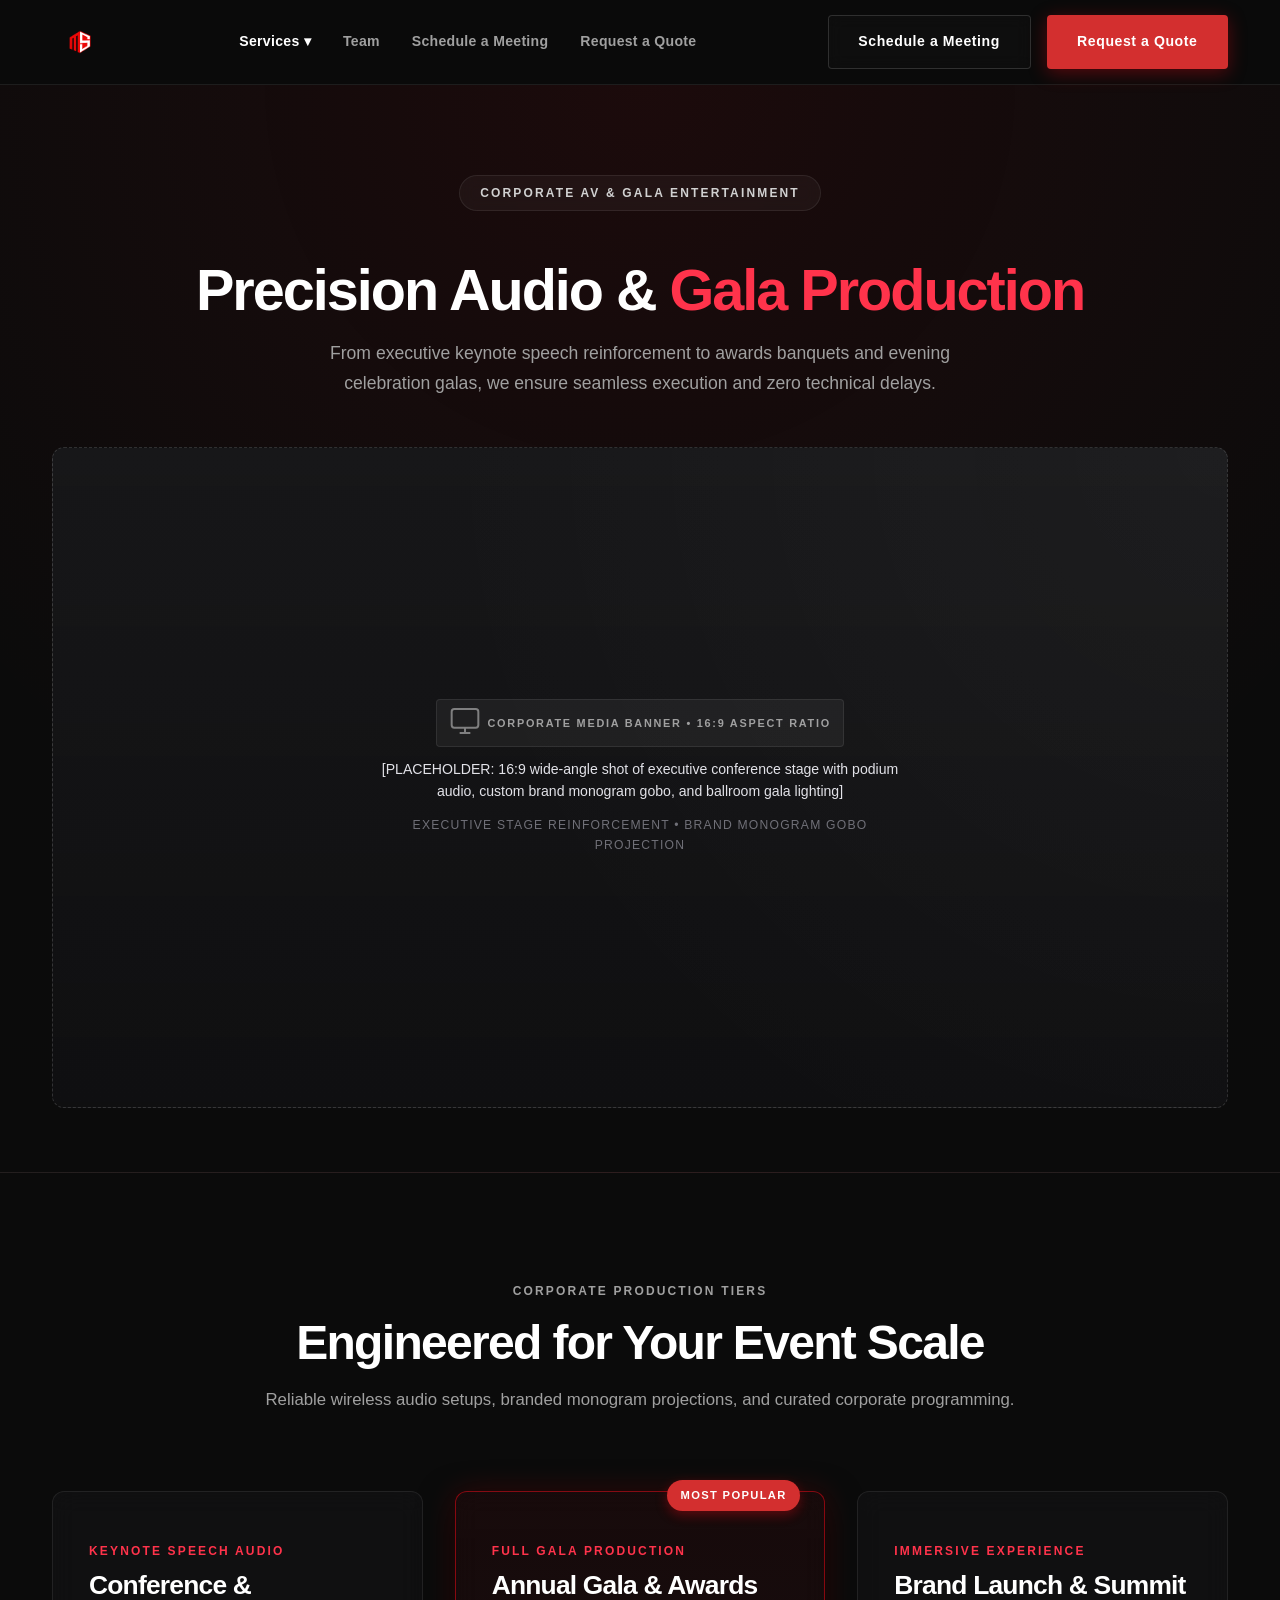
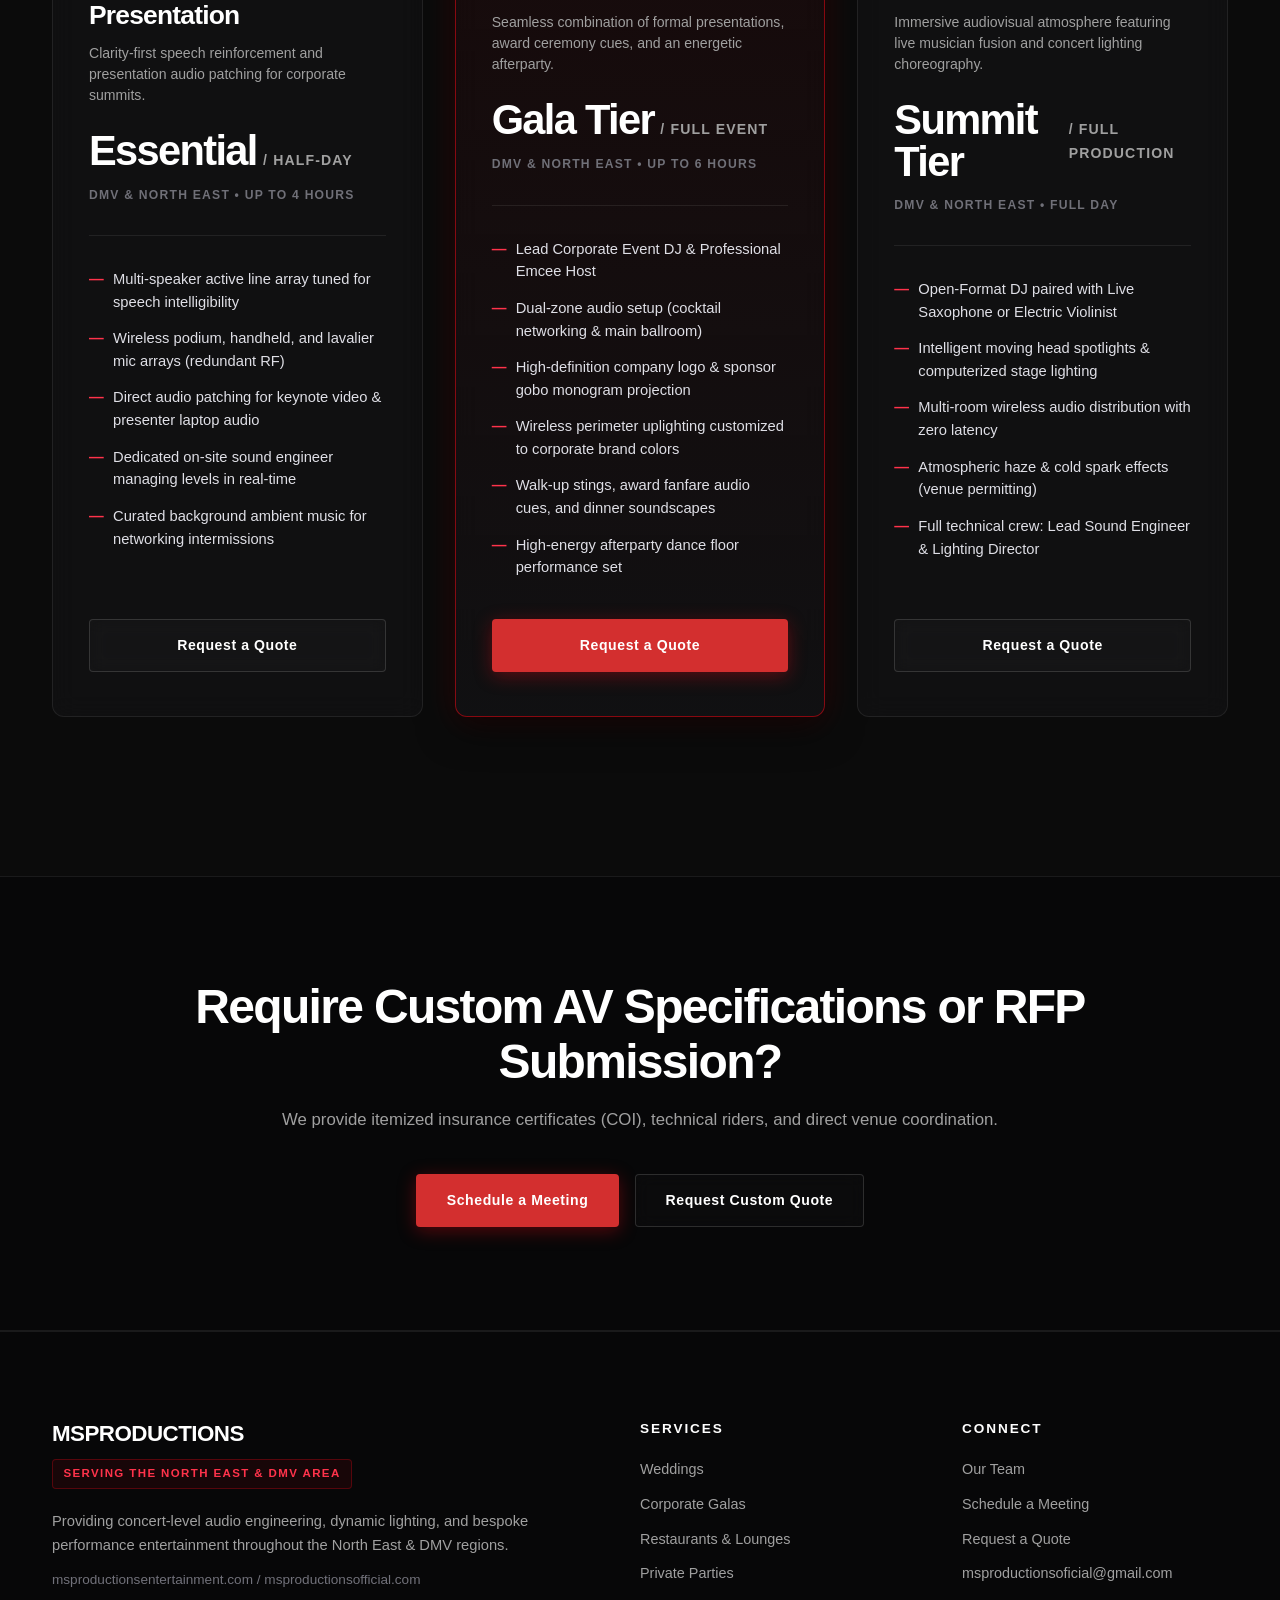
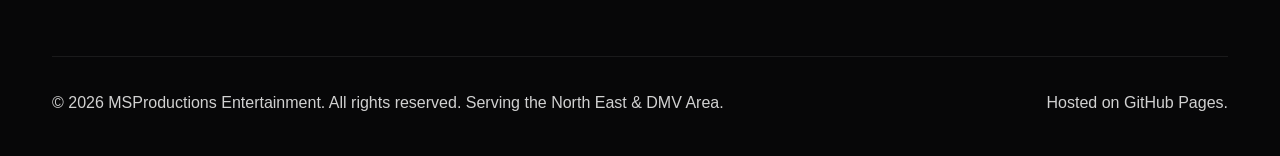
<file: corporate.html>
<!DOCTYPE html>
<html lang="en">
<head>
  <meta charset="UTF-8">
  <meta name="viewport" content="width=device-width, initial-scale=1.0">
  <title>Corporate Galas & AV Production | MSProductions</title>
  <meta name="description" content="Concert audio engineering, podium speech reinforcement, and gala entertainment across the North East area.">
  <link rel="stylesheet" href="styles.css">
  <link rel="icon" type="image/png" href="assets/logoMS.png">
</head>
<body>

  <!-- Global Header Navigation (Logo 56px-60px) -->
  <header class="site-header">
    <div class="container header-container">
      <a href="index.html" class="logo-link">
        <img src="assets/logoMS.png" alt="MSProductions Logo" class="logo-img" onerror="this.style.display='none'; this.nextElementSibling.style.display='inline-block';">
        <span style="display:none; font-weight:800; font-size: 1.35rem; letter-spacing:-0.03em;">MS<span class="accent-text">PRODUCTIONS</span></span>
      </a>

      <button class="mobile-toggle" id="mobile-toggle" aria-label="Toggle navigation">
        <span></span>
        <span></span>
        <span></span>
      </button>

      <ul class="nav-menu" id="nav-menu">
        <li class="nav-item has-dropdown">
          <a href="#" class="nav-link active">Services ▾</a>
          <ul class="dropdown-menu">
            <li><a href="weddings.html">Weddings</a></li>
            <li><a href="corporate.html">Corporate Galas</a></li>
            <li><a href="restaurants.html">Restaurants & Venues</a></li>
            <li><a href="parties.html">Private Parties</a></li>
          </ul>
        </li>
        <li class="nav-item"><a href="team.html" class="nav-link">Team</a></li>
        <li class="nav-item"><a href="schedule.html" class="nav-link">Schedule a Meeting</a></li>
        <li class="nav-item"><a href="quote.html" class="nav-link">Request a Quote</a></li>
      </ul>

      <div class="header-actions">
        <a href="schedule.html" class="btn btn-outline">Schedule a Meeting</a>
        <a href="quote.html" class="btn btn-primary">Request a Quote</a>
      </div>
    </div>
  </header>

  <main>
    <!-- Page Hero -->
    <section class="page-hero">
      <div class="container">
        <span class="hero-tagline">Corporate AV & Gala Entertainment</span>
        <h1 class="page-hero-title">Precision Audio & <span class="highlight">Gala Production</span></h1>
        <p class="page-hero-desc">From executive keynote speech reinforcement to awards banquets and evening celebration galas, we ensure seamless execution and zero technical delays.</p>

        <!-- Service Page Banner Placeholder -->
        <div class="page-banner-wrap">
          <div class="asset-placeholder aspect-16-9">
            <div class="placeholder-inner">
              <span class="placeholder-badge">
                <svg class="placeholder-icon" viewBox="0 0 24 24"><rect x="2" y="3" width="20" height="14" rx="2" ry="2"/><line x1="8" y1="21" x2="16" y2="21"/><line x1="12" y1="17" x2="12" y2="21"/></svg>
                Corporate Media Banner • 16:9 Aspect Ratio
              </span>
              <p class="placeholder-label">[PLACEHOLDER: 16:9 wide-angle shot of executive conference stage with podium audio, custom brand monogram gobo, and ballroom gala lighting]</p>
              <span class="placeholder-meta">Executive Stage Reinforcement • Brand Monogram Gobo Projection</span>
            </div>
          </div>
        </div>
      </div>
    </section>

    <!-- Editorial Package Cards -->
    <section class="section">
      <div class="container">
        <div class="section-header">
          <span class="section-subtitle">Corporate Production Tiers</span>
          <h2 class="section-title">Engineered for Your Event Scale</h2>
          <p class="section-desc">Reliable wireless audio setups, branded monogram projections, and curated corporate programming.</p>
        </div>

        <div class="editorial-packages-grid">
          <!-- Package 1: Conference & Presentation -->
          <div class="editorial-pkg-card">
            <div class="pkg-header">
              <span class="pkg-eyebrow">Keynote Speech Audio</span>
              <h3 class="pkg-name">Conference & Presentation</h3>
              <p class="pkg-subtitle">Clarity-first speech reinforcement and presentation audio patching for corporate summits.</p>
              <div class="pkg-price-wrap">
                <span class="pkg-price-amount">Essential</span>
                <span class="pkg-price-currency">/ Half-Day</span>
              </div>
              <span class="pkg-duration-pill">DMV & North East • Up to 4 Hours</span>
            </div>

            <ul class="pkg-inclusions">
              <li>Multi-speaker active line array tuned for speech intelligibility</li>
              <li>Wireless podium, handheld, and lavalier mic arrays (redundant RF)</li>
              <li>Direct audio patching for keynote video & presenter laptop audio</li>
              <li>Dedicated on-site sound engineer managing levels in real-time</li>
              <li>Curated background ambient music for networking intermissions</li>
            </ul>

            <div class="pkg-action">
              <a href="quote.html?package=corporate-conference" class="btn btn-outline btn-block">Request a Quote</a>
            </div>
          </div>

          <!-- Package 2: Annual Gala & Awards (Featured) -->
          <div class="editorial-pkg-card featured">
            <span class="pkg-badge">Most Popular</span>
            <div class="pkg-header">
              <span class="pkg-eyebrow">Full Gala Production</span>
              <h3 class="pkg-name">Annual Gala & Awards</h3>
              <p class="pkg-subtitle">Seamless combination of formal presentations, award ceremony cues, and an energetic afterparty.</p>
              <div class="pkg-price-wrap">
                <span class="pkg-price-amount">Gala Tier</span>
                <span class="pkg-price-currency">/ Full Event</span>
              </div>
              <span class="pkg-duration-pill">DMV & North East • Up to 6 Hours</span>
            </div>

            <ul class="pkg-inclusions">
              <li>Lead Corporate Event DJ & Professional Emcee Host</li>
              <li>Dual-zone audio setup (cocktail networking & main ballroom)</li>
              <li>High-definition company logo & sponsor gobo monogram projection</li>
              <li>Wireless perimeter uplighting customized to corporate brand colors</li>
              <li>Walk-up stings, award fanfare audio cues, and dinner soundscapes</li>
              <li>High-energy afterparty dance floor performance set</li>
            </ul>

            <div class="pkg-action">
              <a href="quote.html?package=corporate-gala" class="btn btn-primary btn-block">Request a Quote</a>
            </div>
          </div>

          <!-- Package 3: Brand Launch & Summit -->
          <div class="editorial-pkg-card">
            <div class="pkg-header">
              <span class="pkg-eyebrow">Immersive Experience</span>
              <h3 class="pkg-name">Brand Launch & Summit</h3>
              <p class="pkg-subtitle">Immersive audiovisual atmosphere featuring live musician fusion and concert lighting choreography.</p>
              <div class="pkg-price-wrap">
                <span class="pkg-price-amount">Summit Tier</span>
                <span class="pkg-price-currency">/ Full Production</span>
              </div>
              <span class="pkg-duration-pill">DMV & North East • Full Day</span>
            </div>

            <ul class="pkg-inclusions">
              <li>Open-Format DJ paired with Live Saxophone or Electric Violinist</li>
              <li>Intelligent moving head spotlights & computerized stage lighting</li>
              <li>Multi-room wireless audio distribution with zero latency</li>
              <li>Atmospheric haze & cold spark effects (venue permitting)</li>
              <li>Full technical crew: Lead Sound Engineer & Lighting Director</li>
            </ul>

            <div class="pkg-action">
              <a href="quote.html?package=corporate-summit" class="btn btn-outline btn-block">Request a Quote</a>
            </div>
          </div>
        </div>
      </div>
    </section>

    <!-- Bottom CTA -->
    <section class="section section-alt" style="text-align: center;">
      <div class="container">
        <h2 class="section-title">Require Custom AV Specifications or RFP Submission?</h2>
        <p class="section-desc" style="margin-bottom: 2.5rem;">We provide itemized insurance certificates (COI), technical riders, and direct venue coordination.</p>
        <div style="display: inline-flex; gap: 1rem; flex-wrap: wrap; justify-content: center;">
          <a href="schedule.html" class="btn btn-primary">Schedule a Meeting</a>
          <a href="quote.html" class="btn btn-outline">Request Custom Quote</a>
        </div>
      </div>
    </section>
  </main>

  <!-- Global Footer -->
  <footer class="site-footer">
    <div class="container">
      <div class="footer-grid">
        <div class="footer-brand">
          <h3>MSPRODUCTIONS</h3>
          <span class="region-tag">Serving the North East & DMV Area</span>
          <p>Providing concert-level audio engineering, dynamic lighting, and bespoke performance entertainment throughout the North East & DMV regions.</p>
          <p style="margin-top: 0.75rem; font-size: 0.85rem; color: #71717a;">msproductionsentertainment.com / msproductionsofficial.com</p>
        </div>
        <div class="footer-col">
          <h4>Services</h4>
          <ul class="footer-links">
            <li><a href="weddings.html">Weddings</a></li>
            <li><a href="corporate.html">Corporate Galas</a></li>
            <li><a href="restaurants.html">Restaurants & Lounges</a></li>
            <li><a href="parties.html">Private Parties</a></li>
          </ul>
        </div>
        <div class="footer-col">
          <h4>Connect</h4>
          <ul class="footer-links">
            <li><a href="team.html">Our Team</a></li>
            <li><a href="schedule.html">Schedule a Meeting</a></li>
            <li><a href="quote.html">Request a Quote</a></li>
            <li><a href="mailto:msproductionsoficial@gmail.com">msproductionsoficial@gmail.com</a></li>
          </ul>
        </div>
      </div>
      <div class="footer-bottom">
        <p>&copy; <span id="current-year"></span> MSProductions Entertainment. All rights reserved. Serving the North East & DMV Area.</p>
        <p>Hosted on GitHub Pages.</p>
      </div>
    </div>
  </footer>

  <script src="main.js"></script>
</body>
</html>
</file>
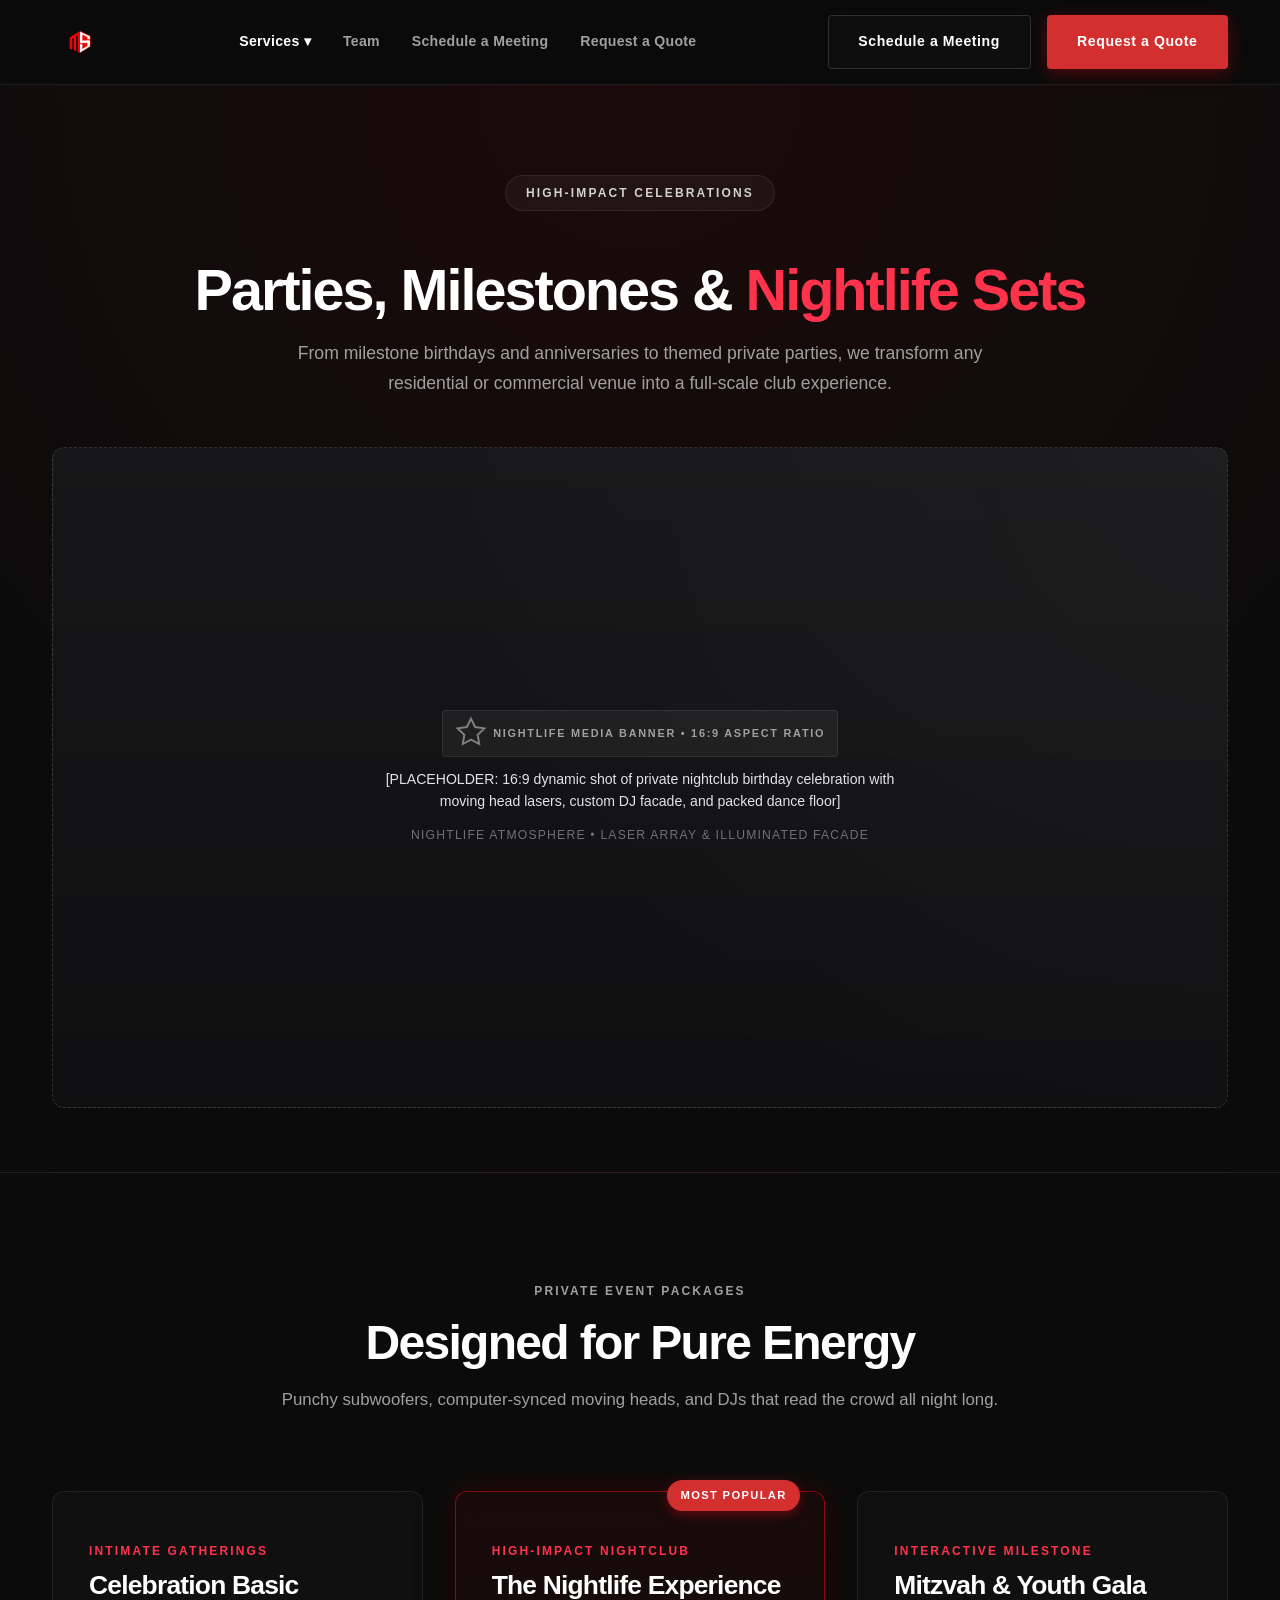
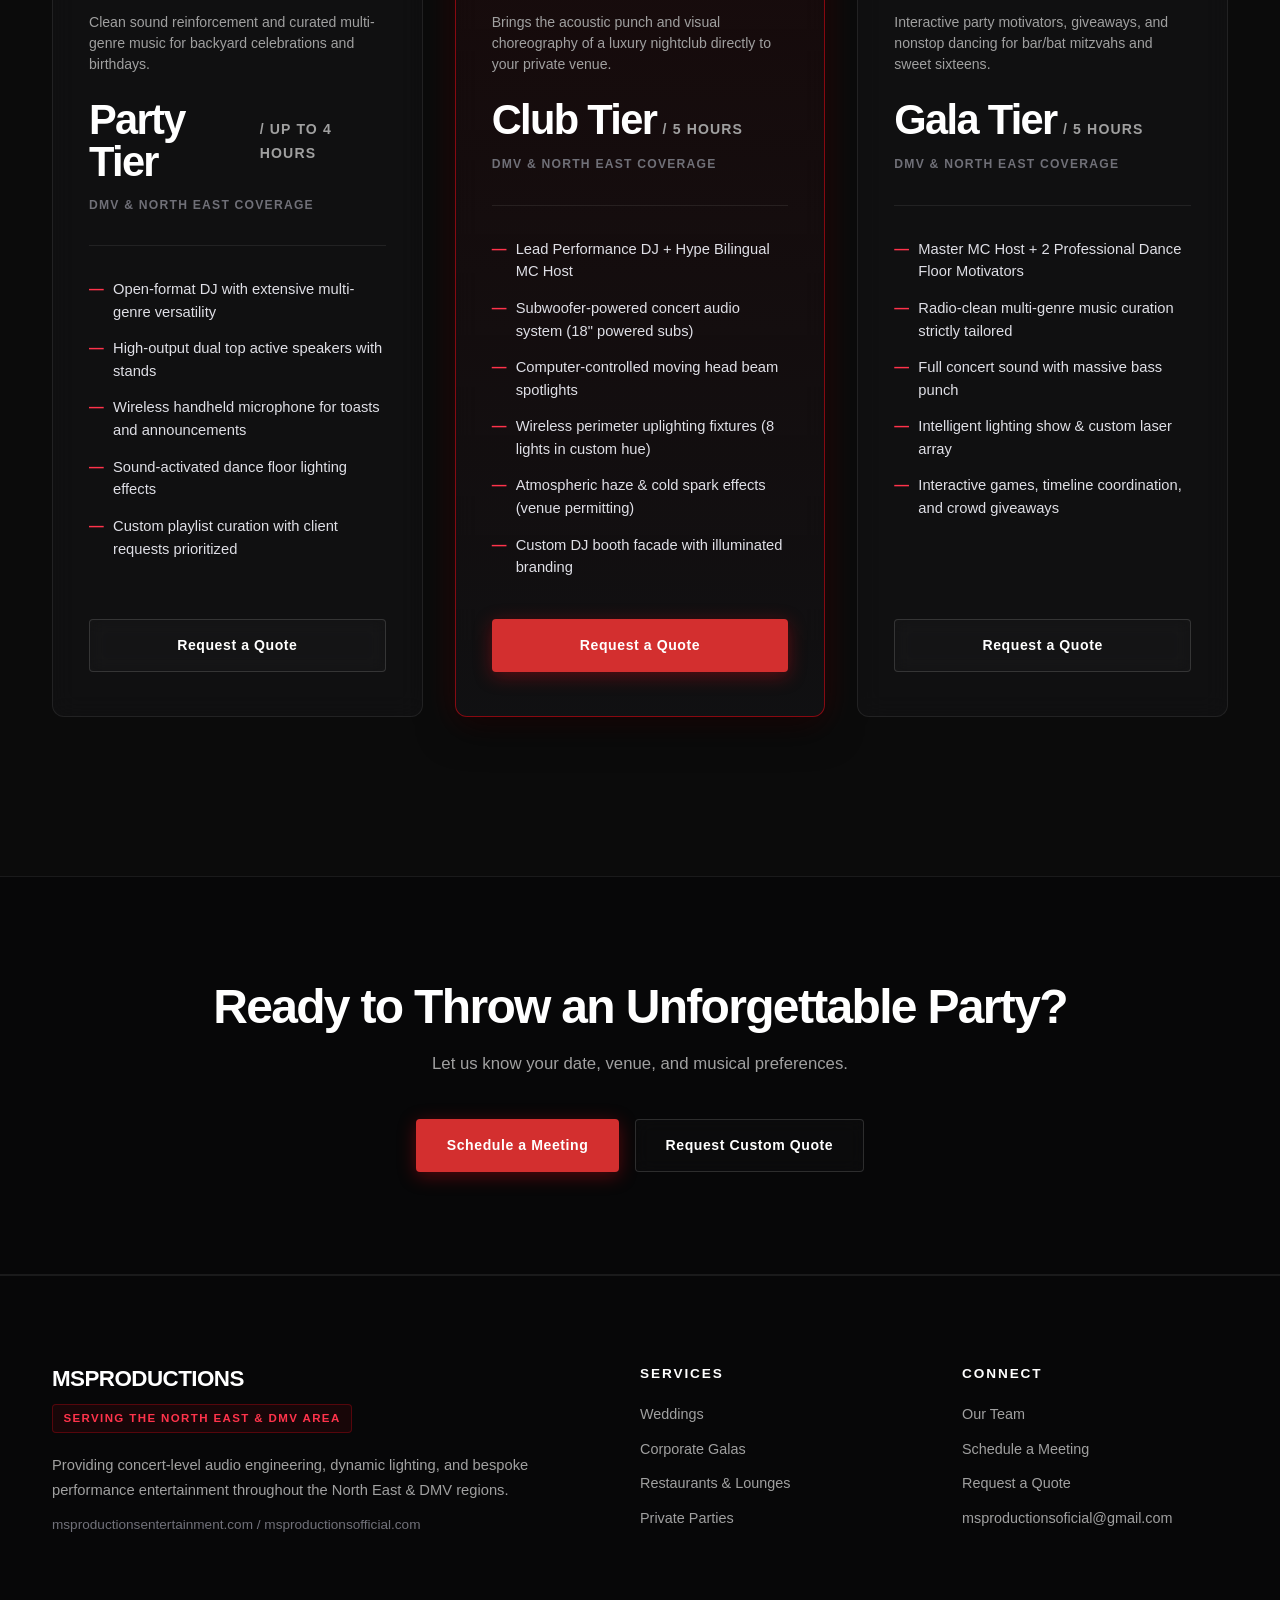
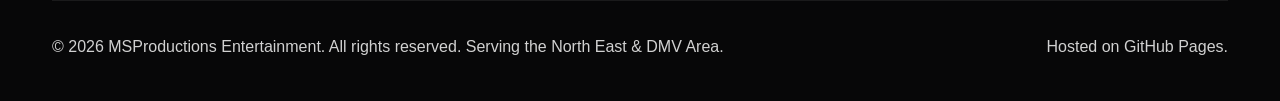
<file: parties.html>
<!DOCTYPE html>
<html lang="en">
<head>
  <meta charset="UTF-8">
  <meta name="viewport" content="width=device-width, initial-scale=1.0">
  <title>Private Parties & Nightlife | MSProductions</title>
  <meta name="description" content="High-energy DJing, club-standard sound, moving heads, and MC animation for milestone celebrations across the North East area.">
  <link rel="stylesheet" href="styles.css">
  <link rel="icon" type="image/png" href="assets/logoMS.png">
</head>
<body>

  <!-- Global Header Navigation (Logo 56px-60px) -->
  <header class="site-header">
    <div class="container header-container">
      <a href="index.html" class="logo-link">
        <img src="assets/logoMS.png" alt="MSProductions Logo" class="logo-img" onerror="this.style.display='none'; this.nextElementSibling.style.display='inline-block';">
        <span style="display:none; font-weight:800; font-size: 1.35rem; letter-spacing:-0.03em;">MS<span class="accent-text">PRODUCTIONS</span></span>
      </a>

      <button class="mobile-toggle" id="mobile-toggle" aria-label="Toggle navigation">
        <span></span>
        <span></span>
        <span></span>
      </button>

      <ul class="nav-menu" id="nav-menu">
        <li class="nav-item has-dropdown">
          <a href="#" class="nav-link active">Services ▾</a>
          <ul class="dropdown-menu">
            <li><a href="weddings.html">Weddings</a></li>
            <li><a href="corporate.html">Corporate Galas</a></li>
            <li><a href="restaurants.html">Restaurants & Venues</a></li>
            <li><a href="parties.html">Private Parties</a></li>
          </ul>
        </li>
        <li class="nav-item"><a href="team.html" class="nav-link">Team</a></li>
        <li class="nav-item"><a href="schedule.html" class="nav-link">Schedule a Meeting</a></li>
        <li class="nav-item"><a href="quote.html" class="nav-link">Request a Quote</a></li>
      </ul>

      <div class="header-actions">
        <a href="schedule.html" class="btn btn-outline">Schedule a Meeting</a>
        <a href="quote.html" class="btn btn-primary">Request a Quote</a>
      </div>
    </div>
  </header>

  <main>
    <!-- Page Hero -->
    <section class="page-hero">
      <div class="container">
        <span class="hero-tagline">High-Impact Celebrations</span>
        <h1 class="page-hero-title">Parties, Milestones & <span class="highlight">Nightlife Sets</span></h1>
        <p class="page-hero-desc">From milestone birthdays and anniversaries to themed private parties, we transform any residential or commercial venue into a full-scale club experience.</p>

        <!-- Service Page Banner Placeholder -->
        <div class="page-banner-wrap">
          <div class="asset-placeholder aspect-16-9">
            <div class="placeholder-inner">
              <span class="placeholder-badge">
                <svg class="placeholder-icon" viewBox="0 0 24 24"><polygon points="12 2 15.09 8.26 22 9.27 17 14.14 18.18 21.02 12 17.77 5.82 21.02 7 14.14 2 9.27 8.91 8.26 12 2"/></svg>
                Nightlife Media Banner • 16:9 Aspect Ratio
              </span>
              <p class="placeholder-label">[PLACEHOLDER: 16:9 dynamic shot of private nightclub birthday celebration with moving head lasers, custom DJ facade, and packed dance floor]</p>
              <span class="placeholder-meta">Nightlife Atmosphere • Laser Array & Illuminated Facade</span>
            </div>
          </div>
        </div>
      </div>
    </section>

    <!-- Packages Grid -->
    <section class="section">
      <div class="container">
        <div class="section-header">
          <span class="section-subtitle">Private Event Packages</span>
          <h2 class="section-title">Designed for Pure Energy</h2>
          <p class="section-desc">Punchy subwoofers, computer-synced moving heads, and DJs that read the crowd all night long.</p>
        </div>

        <div class="editorial-packages-grid">
          <!-- Package 1: Celebration Basic -->
          <div class="editorial-pkg-card">
            <div class="pkg-header">
              <span class="pkg-eyebrow">Intimate Gatherings</span>
              <h3 class="pkg-name">Celebration Basic</h3>
              <p class="pkg-subtitle">Clean sound reinforcement and curated multi-genre music for backyard celebrations and birthdays.</p>
              <div class="pkg-price-wrap">
                <span class="pkg-price-amount">Party Tier</span>
                <span class="pkg-price-currency">/ Up to 4 Hours</span>
              </div>
              <span class="pkg-duration-pill">DMV & North East Coverage</span>
            </div>

            <ul class="pkg-inclusions">
              <li>Open-format DJ with extensive multi-genre versatility</li>
              <li>High-output dual top active speakers with stands</li>
              <li>Wireless handheld microphone for toasts and announcements</li>
              <li>Sound-activated dance floor lighting effects</li>
              <li>Custom playlist curation with client requests prioritized</li>
            </ul>

            <div class="pkg-action">
              <a href="quote.html?package=party-basic" class="btn btn-outline btn-block">Request a Quote</a>
            </div>
          </div>

          <!-- Package 2: The Nightlife Experience (Featured) -->
          <div class="editorial-pkg-card featured">
            <span class="pkg-badge">Most Popular</span>
            <div class="pkg-header">
              <span class="pkg-eyebrow">High-Impact Nightclub</span>
              <h3 class="pkg-name">The Nightlife Experience</h3>
              <p class="pkg-subtitle">Brings the acoustic punch and visual choreography of a luxury nightclub directly to your private venue.</p>
              <div class="pkg-price-wrap">
                <span class="pkg-price-amount">Club Tier</span>
                <span class="pkg-price-currency">/ 5 Hours</span>
              </div>
              <span class="pkg-duration-pill">DMV & North East Coverage</span>
            </div>

            <ul class="pkg-inclusions">
              <li>Lead Performance DJ + Hype Bilingual MC Host</li>
              <li>Subwoofer-powered concert audio system (18" powered subs)</li>
              <li>Computer-controlled moving head beam spotlights</li>
              <li>Wireless perimeter uplighting fixtures (8 lights in custom hue)</li>
              <li>Atmospheric haze & cold spark effects (venue permitting)</li>
              <li>Custom DJ booth facade with illuminated branding</li>
            </ul>

            <div class="pkg-action">
              <a href="quote.html?package=party-nightlife" class="btn btn-primary btn-block">Request a Quote</a>
            </div>
          </div>

          <!-- Package 3: Mitzvah & Youth Gala -->
          <div class="editorial-pkg-card">
            <div class="pkg-header">
              <span class="pkg-eyebrow">Interactive Milestone</span>
              <h3 class="pkg-name">Mitzvah & Youth Gala</h3>
              <p class="pkg-subtitle">Interactive party motivators, giveaways, and nonstop dancing for bar/bat mitzvahs and sweet sixteens.</p>
              <div class="pkg-price-wrap">
                <span class="pkg-price-amount">Gala Tier</span>
                <span class="pkg-price-currency">/ 5 Hours</span>
              </div>
              <span class="pkg-duration-pill">DMV & North East Coverage</span>
            </div>

            <ul class="pkg-inclusions">
              <li>Master MC Host + 2 Professional Dance Floor Motivators</li>
              <li>Radio-clean multi-genre music curation strictly tailored</li>
              <li>Full concert sound with massive bass punch</li>
              <li>Intelligent lighting show & custom laser array</li>
              <li>Interactive games, timeline coordination, and crowd giveaways</li>
            </ul>

            <div class="pkg-action">
              <a href="quote.html?package=party-mitzvah" class="btn btn-outline btn-block">Request a Quote</a>
            </div>
          </div>
        </div>
      </div>
    </section>

    <!-- Bottom CTA -->
    <section class="section section-alt" style="text-align: center;">
      <div class="container">
        <h2 class="section-title">Ready to Throw an Unforgettable Party?</h2>
        <p class="section-desc" style="margin-bottom: 2.5rem;">Let us know your date, venue, and musical preferences.</p>
        <div style="display: inline-flex; gap: 1rem; flex-wrap: wrap; justify-content: center;">
          <a href="schedule.html" class="btn btn-primary">Schedule a Meeting</a>
          <a href="quote.html" class="btn btn-outline">Request Custom Quote</a>
        </div>
      </div>
    </section>
  </main>

  <!-- Global Footer -->
  <footer class="site-footer">
    <div class="container">
      <div class="footer-grid">
        <div class="footer-brand">
          <h3>MSPRODUCTIONS</h3>
          <span class="region-tag">Serving the North East & DMV Area</span>
          <p>Providing concert-level audio engineering, dynamic lighting, and bespoke performance entertainment throughout the North East & DMV regions.</p>
          <p style="margin-top: 0.75rem; font-size: 0.85rem; color: #71717a;">msproductionsentertainment.com / msproductionsofficial.com</p>
        </div>
        <div class="footer-col">
          <h4>Services</h4>
          <ul class="footer-links">
            <li><a href="weddings.html">Weddings</a></li>
            <li><a href="corporate.html">Corporate Galas</a></li>
            <li><a href="restaurants.html">Restaurants & Lounges</a></li>
            <li><a href="parties.html">Private Parties</a></li>
          </ul>
        </div>
        <div class="footer-col">
          <h4>Connect</h4>
          <ul class="footer-links">
            <li><a href="team.html">Our Team</a></li>
            <li><a href="schedule.html">Schedule a Meeting</a></li>
            <li><a href="quote.html">Request a Quote</a></li>
            <li><a href="mailto:msproductionsoficial@gmail.com">msproductionsoficial@gmail.com</a></li>
          </ul>
        </div>
      </div>
      <div class="footer-bottom">
        <p>&copy; <span id="current-year"></span> MSProductions Entertainment. All rights reserved. Serving the North East & DMV Area.</p>
        <p>Hosted on GitHub Pages.</p>
      </div>
    </div>
  </footer>

  <script src="main.js"></script>
</body>
</html>
</file>
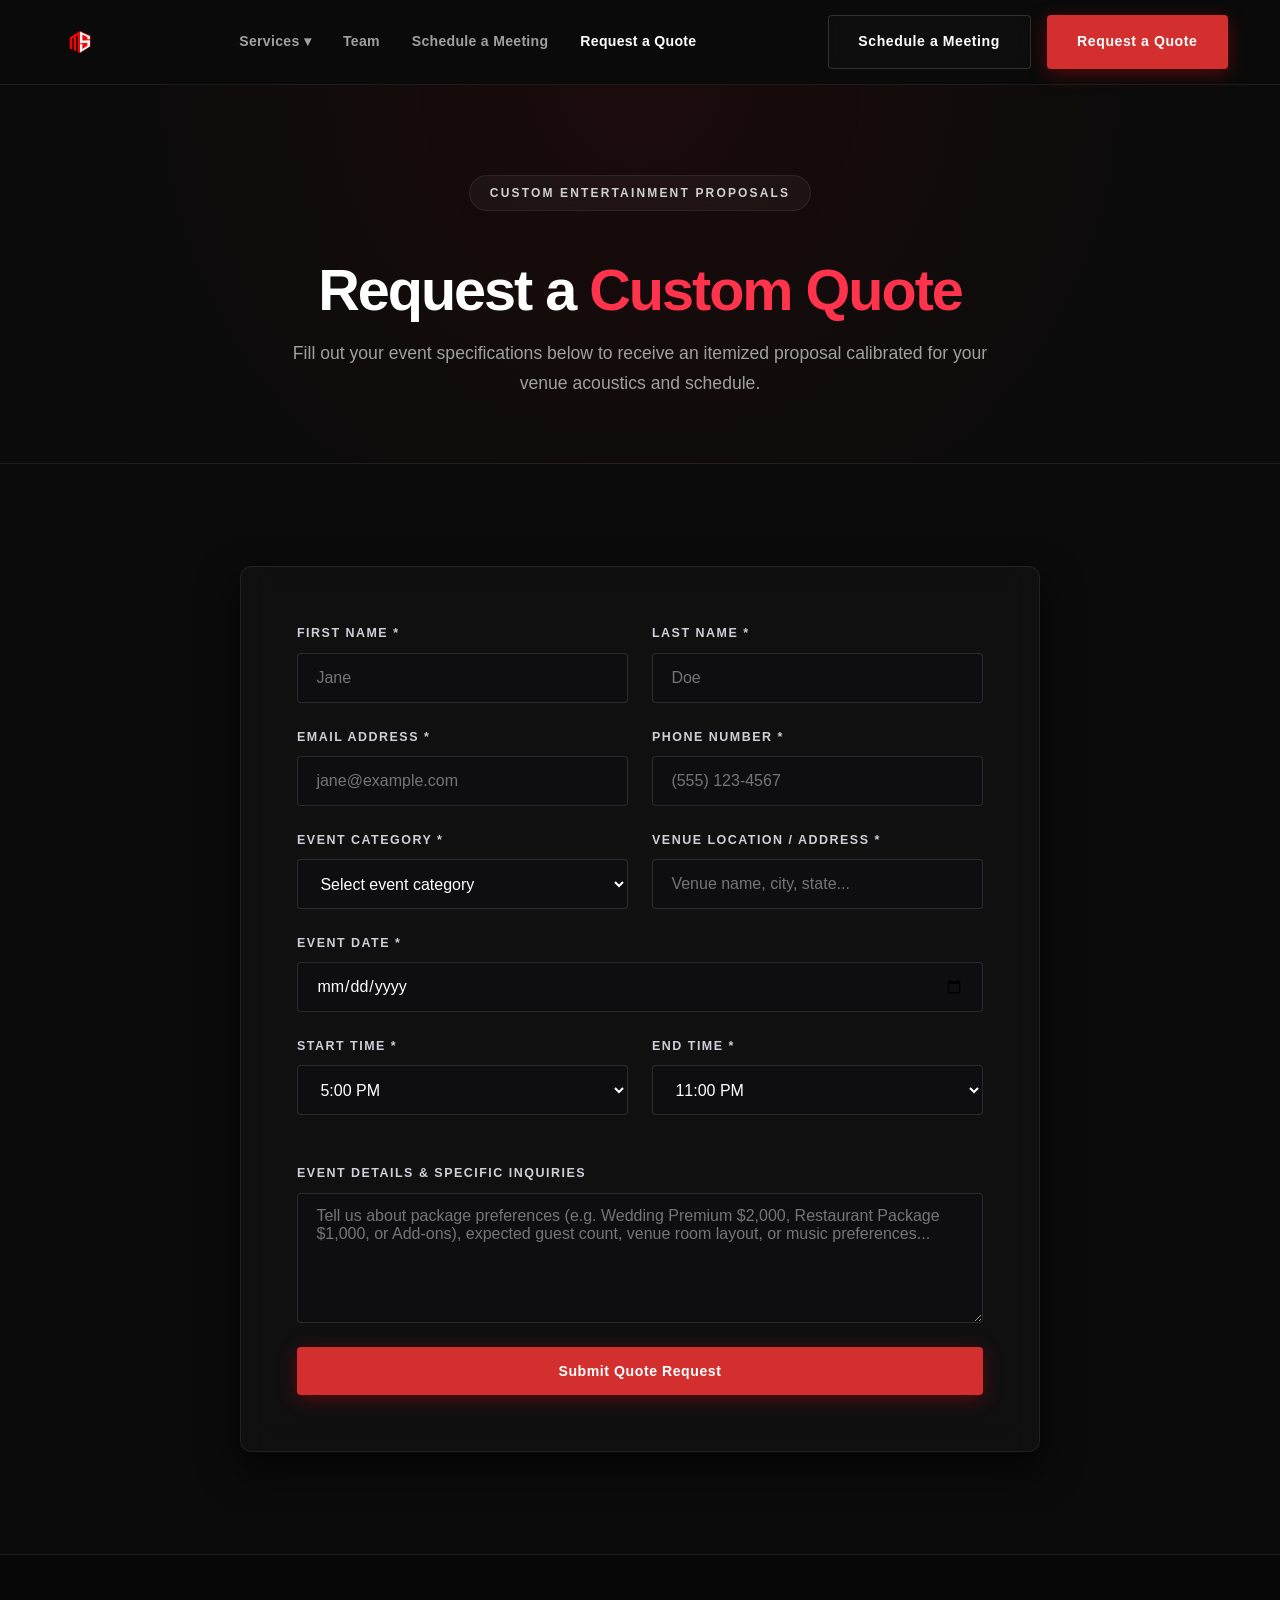
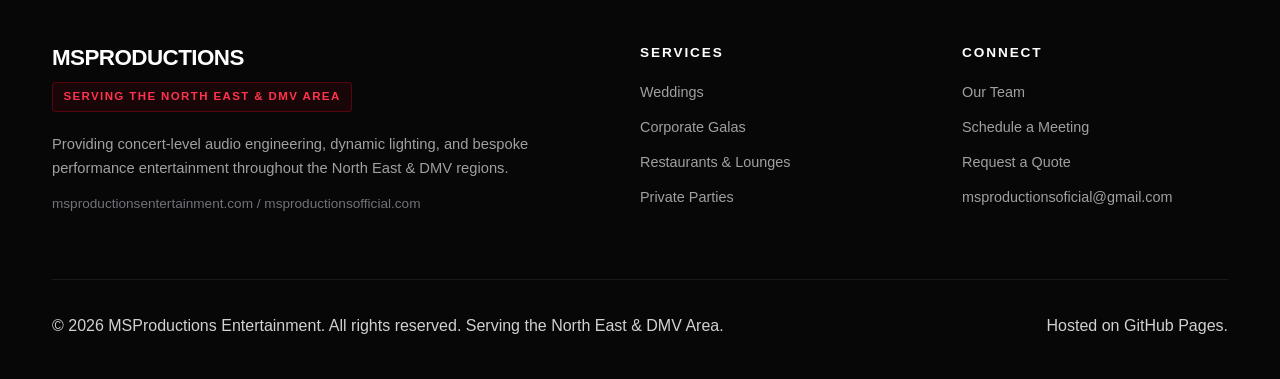
<file: quote.html>
<!DOCTYPE html>
<html lang="en">
<head>
  <meta charset="UTF-8">
  <meta name="viewport" content="width=device-width, initial-scale=1.0">
  <title>Request a Custom Quote | MSProductions</title>
  <meta name="description" content="Request an itemized entertainment quote for weddings, corporate galas, restaurants, and private parties in the DMV and North East area.">
  <link rel="stylesheet" href="styles.css">
  <link rel="icon" type="image/png" href="assets/logoMS.png">
</head>
<body>

  <!-- Global Header Navigation (Logo 56px-60px) -->
  <header class="site-header">
    <div class="container header-container">
      <a href="index.html" class="logo-link">
        <img src="assets/logoMS.png" alt="MSProductions Logo" class="logo-img" onerror="this.style.display='none'; this.nextElementSibling.style.display='inline-block';">
        <span style="display:none; font-weight:800; font-size: 1.35rem; letter-spacing:-0.03em;">MS<span class="accent-text">PRODUCTIONS</span></span>
      </a>

      <button class="mobile-toggle" id="mobile-toggle" aria-label="Toggle navigation">
        <span></span>
        <span></span>
        <span></span>
      </button>

      <ul class="nav-menu" id="nav-menu">
        <li class="nav-item has-dropdown">
          <a href="#" class="nav-link">Services ▾</a>
          <ul class="dropdown-menu">
            <li><a href="weddings.html">Weddings</a></li>
            <li><a href="corporate.html">Corporate Galas</a></li>
            <li><a href="restaurants.html">Restaurants & Venues</a></li>
            <li><a href="parties.html">Private Parties</a></li>
          </ul>
        </li>
        <li class="nav-item"><a href="team.html" class="nav-link">Team</a></li>
        <li class="nav-item"><a href="schedule.html" class="nav-link">Schedule a Meeting</a></li>
        <li class="nav-item"><a href="quote.html" class="nav-link active">Request a Quote</a></li>
      </ul>

      <div class="header-actions">
        <a href="schedule.html" class="btn btn-outline">Schedule a Meeting</a>
        <a href="quote.html" class="btn btn-primary">Request a Quote</a>
      </div>
    </div>
  </header>

  <main>
    <!-- Page Hero -->
    <section class="page-hero">
      <div class="container">
        <span class="hero-tagline">Custom Entertainment Proposals</span>
        <h1 class="page-hero-title">Request a <span class="highlight">Custom Quote</span></h1>
        <p class="page-hero-desc">Fill out your event specifications below to receive an itemized proposal calibrated for your venue acoustics and schedule.</p>
      </div>
    </section>

    <!-- Quote Form Section -->
    <section class="section">
      <div class="container">
        <div class="form-container">
          <form id="quote-form" action="https://formspree.io/f/xjyknvky" method="POST" novalidate autocomplete="off">
            <div class="form-grid">
              
              <!-- Contact Info -->
              <div class="form-group">
                <label for="firstName" class="form-label">First Name *</label>
                <input type="text" id="firstName" name="firstName" class="form-input" required placeholder="Jane">
              </div>
              <div class="form-group">
                <label for="lastName" class="form-label">Last Name *</label>
                <input type="text" id="lastName" name="lastName" class="form-input" required placeholder="Doe">
              </div>

              <div class="form-group">
                <label for="email" class="form-label">Email Address *</label>
                <input type="email" id="email" name="email" class="form-input" required placeholder="jane@example.com">
              </div>
              <div class="form-group">
                <label for="phone" class="form-label">Phone Number *</label>
                <input type="tel" id="phone" name="phone" class="form-input" required placeholder="(555) 123-4567">
              </div>

              <!-- Event Type & Venue Location -->
              <div class="form-group">
                <label for="eventType" class="form-label">Event Category *</label>
                <select id="eventType" name="eventType" class="form-select" required>
                  <option value="" disabled selected>Select event category</option>
                  <option value="wedding">Wedding Ceremony & Reception</option>
                  <option value="restaurant-venue">Restaurant / Lounge Musical Show</option>
                  <option value="corporate-gala">Corporate Gala / Conference</option>
                  <option value="private-party">Private Party / Milestone Celebration</option>
                  <option value="mitzvah">Bar / Bat Mitzvah</option>
                  <option value="other">Other Bespoke Event</option>
                </select>
              </div>

              <div class="form-group">
                <label for="venueLocation" class="form-label">Venue Location / Address *</label>
                <input 
                  type="text" 
                  id="venueLocation" 
                  name="venue" 
                  required 
                  placeholder="Venue name, city, state..." 
                  class="form-input"
                >
              </div>

              <!-- Date Picker (min set to today via JS) -->
              <div class="form-group full-width">
                <label for="eventDate" class="form-label">Event Date *</label>
                <input type="date" id="eventDate" name="eventDate" class="form-input" required>
                <div id="date-error" class="form-error">Please select a valid upcoming date.</div>
              </div>

              <!-- Time Selects (Strict 15-min intervals populated via JS) -->
              <div class="form-group">
                <label for="startTime" class="form-label">Start Time *</label>
                <select id="startTime" name="startTime" class="form-select" required>
                  <option value="" disabled selected>Select start time</option>
                </select>
              </div>

              <div class="form-group">
                <label for="endTime" class="form-label">End Time *</label>
                <select id="endTime" name="endTime" class="form-select" required>
                  <option value="" disabled selected>Select end time</option>
                </select>
              </div>

              <!-- Hidden duration field to provide calculated event duration in email notifications -->
              <input type="hidden" id="duration" name="duration" value="">

              <div class="form-group full-width">
                <div id="time-error" class="form-error">End time must be at least 2 hours after start time.</div>
              </div>

              <!-- Details Area -->
              <div class="form-group full-width">
                <label for="details" class="form-label">Event Details & Specific Inquiries</label>
                <textarea id="details" name="details" class="form-textarea" placeholder="Tell us about package preferences (e.g. Wedding Premium $2,000, Restaurant Package $1,000, or Add-ons), expected guest count, venue room layout, or music preferences..."></textarea>
              </div>

              <!-- Submit Button -->
              <div class="form-group full-width">
                <button type="submit" id="submit-btn" class="btn btn-primary btn-block">Submit Quote Request</button>
              </div>
            </div>

            <div id="form-status" class="form-status" role="alert" aria-live="polite"></div>
          </form>
        </div>
      </div>
    </section>
  </main>

  <!-- Global Footer -->
  <footer class="site-footer">
    <div class="container">
      <div class="footer-grid">
        <div class="footer-brand">
          <h3>MSPRODUCTIONS</h3>
          <span class="region-tag">Serving the North East & DMV Area</span>
          <p>Providing concert-level audio engineering, dynamic lighting, and bespoke performance entertainment throughout the North East & DMV regions.</p>
          <p style="margin-top: 0.75rem; font-size: 0.85rem; color: #71717a;">msproductionsentertainment.com / msproductionsofficial.com</p>
        </div>
        <div class="footer-col">
          <h4>Services</h4>
          <ul class="footer-links">
            <li><a href="weddings.html">Weddings</a></li>
            <li><a href="corporate.html">Corporate Galas</a></li>
            <li><a href="restaurants.html">Restaurants & Lounges</a></li>
            <li><a href="parties.html">Private Parties</a></li>
          </ul>
        </div>
        <div class="footer-col">
          <h4>Connect</h4>
          <ul class="footer-links">
            <li><a href="team.html">Our Team</a></li>
            <li><a href="schedule.html">Schedule a Meeting</a></li>
            <li><a href="quote.html">Request a Quote</a></li>
            <li><a href="mailto:msproductionsoficial@gmail.com">msproductionsoficial@gmail.com</a></li>
          </ul>
        </div>
      </div>
      <div class="footer-bottom">
        <p>&copy; <span id="current-year"></span> MSProductions Entertainment. All rights reserved. Serving the North East & DMV Area.</p>
        <p>Hosted on GitHub Pages.</p>
      </div>
    </div>
  </footer>

  <script src="main.js"></script>
</body>
</html>
</file>
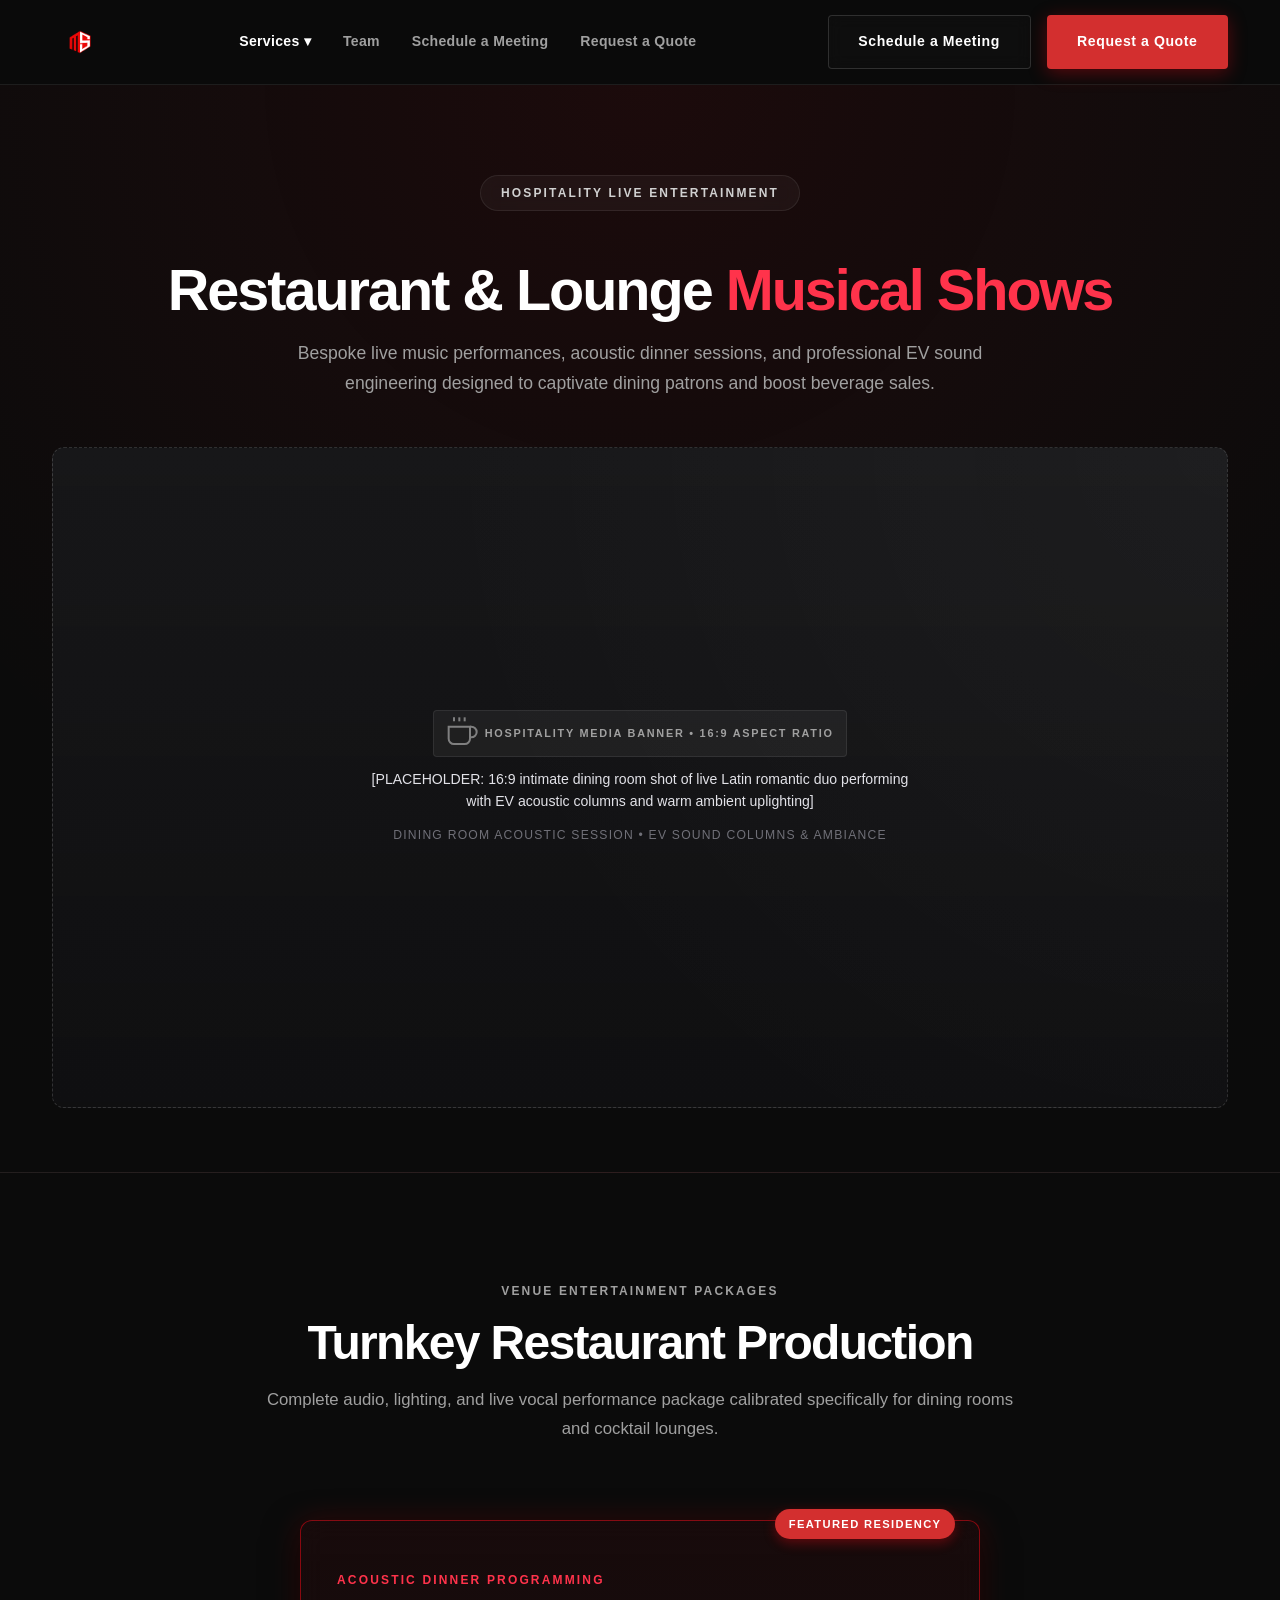
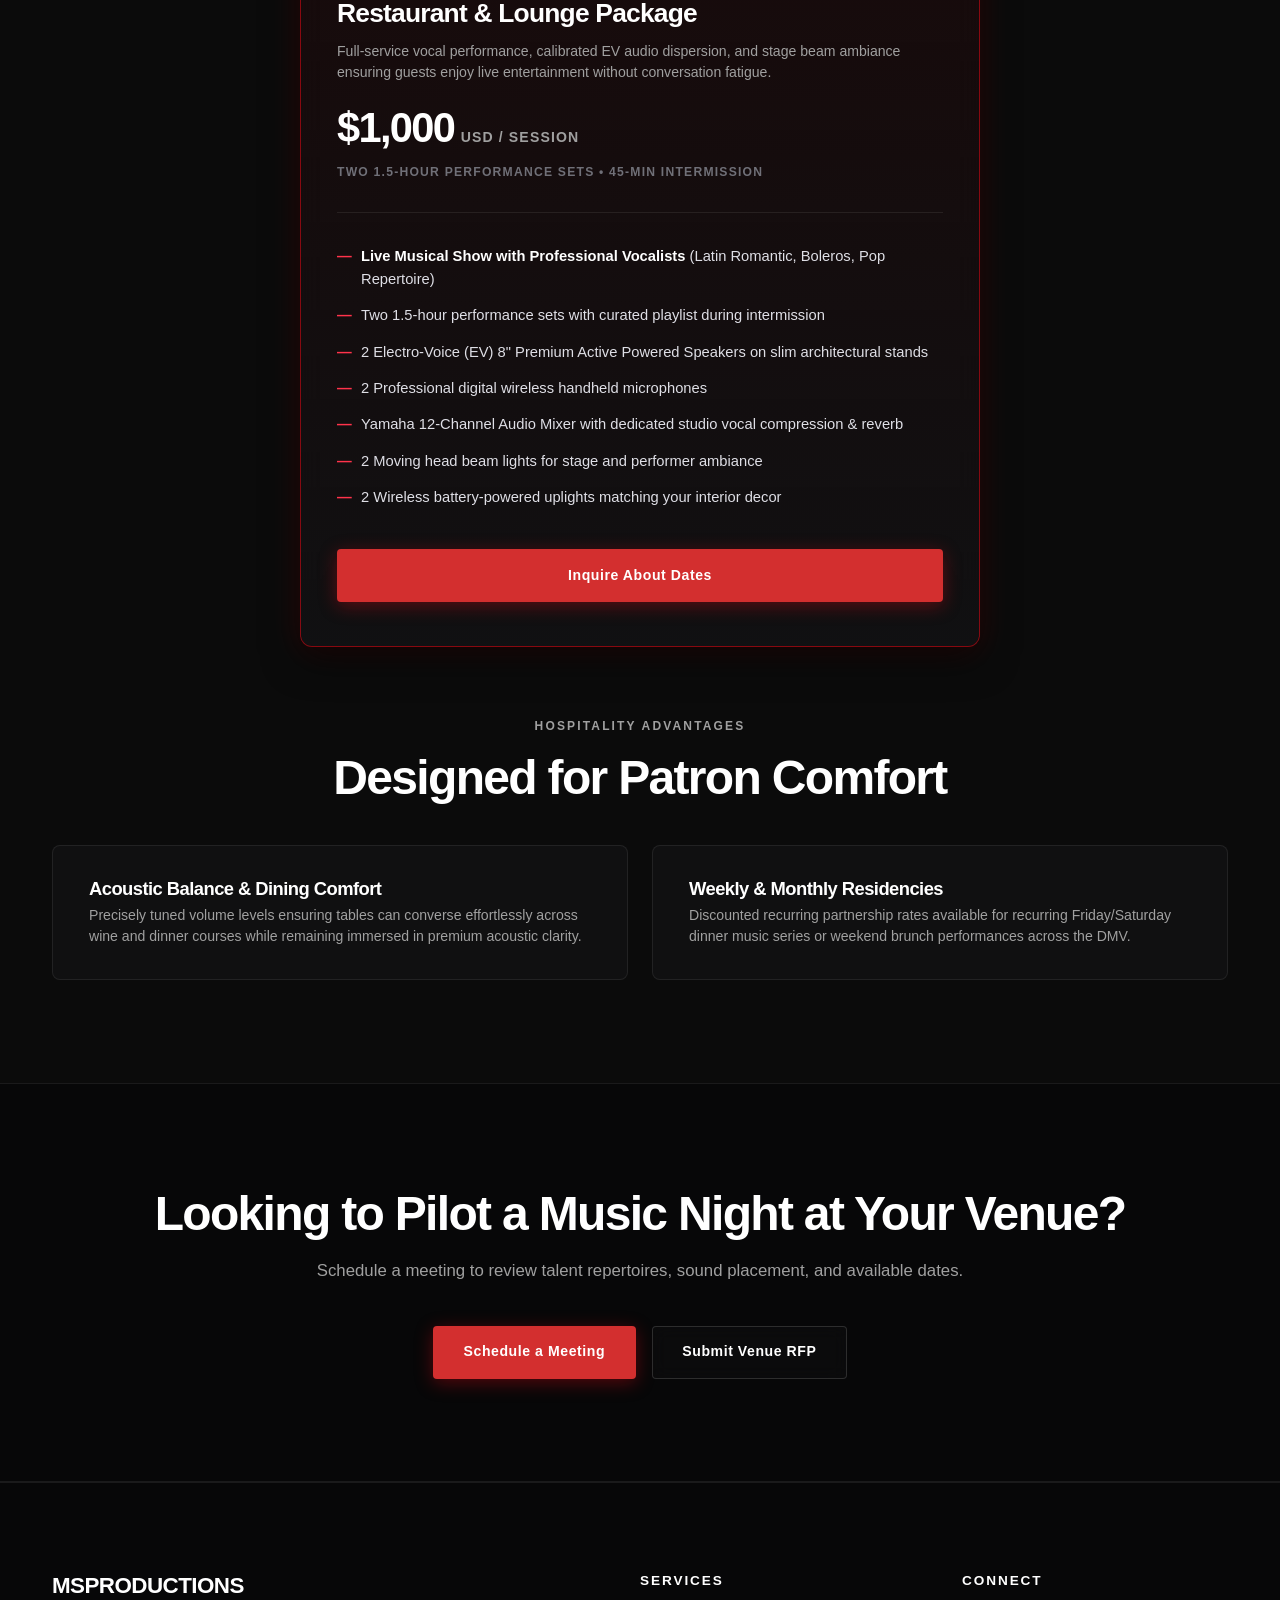
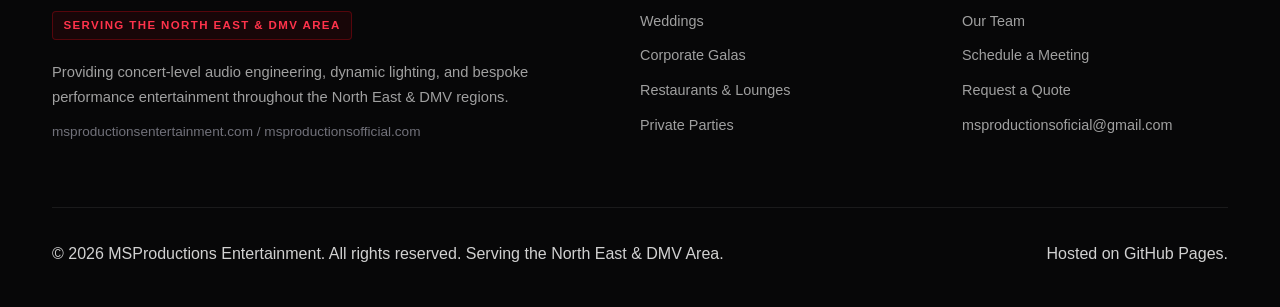
<file: restaurants.html>
<!DOCTYPE html>
<html lang="en">
<head>
  <meta charset="UTF-8">
  <meta name="viewport" content="width=device-width, initial-scale=1.0">
  <title>Restaurant & Venue Entertainment | MSProductions</title>
  <meta name="description" content="Live musical shows, singer duos, EV speakers, mixer packages, and resident entertainment for restaurants and lounges in the DMV & North East area.">
  <link rel="stylesheet" href="styles.css">
  <link rel="icon" type="image/png" href="assets/logoMS.png">
</head>
<body>

  <!-- Global Header Navigation (Logo 56px-60px) -->
  <header class="site-header">
    <div class="container header-container">
      <a href="index.html" class="logo-link">
        <img src="assets/logoMS.png" alt="MSProductions Logo" class="logo-img" onerror="this.style.display='none'; this.nextElementSibling.style.display='inline-block';">
        <span style="display:none; font-weight:800; font-size: 1.35rem; letter-spacing:-0.03em;">MS<span class="accent-text">PRODUCTIONS</span></span>
      </a>

      <button class="mobile-toggle" id="mobile-toggle" aria-label="Toggle navigation">
        <span></span>
        <span></span>
        <span></span>
      </button>

      <ul class="nav-menu" id="nav-menu">
        <li class="nav-item has-dropdown">
          <a href="#" class="nav-link active">Services ▾</a>
          <ul class="dropdown-menu">
            <li><a href="weddings.html">Weddings</a></li>
            <li><a href="corporate.html">Corporate Galas</a></li>
            <li><a href="restaurants.html">Restaurants & Venues</a></li>
            <li><a href="parties.html">Private Parties</a></li>
          </ul>
        </li>
        <li class="nav-item"><a href="team.html" class="nav-link">Team</a></li>
        <li class="nav-item"><a href="schedule.html" class="nav-link">Schedule a Meeting</a></li>
        <li class="nav-item"><a href="quote.html" class="nav-link">Request a Quote</a></li>
      </ul>

      <div class="header-actions">
        <a href="schedule.html" class="btn btn-outline">Schedule a Meeting</a>
        <a href="quote.html" class="btn btn-primary">Request a Quote</a>
      </div>
    </div>
  </header>

  <main>
    <!-- Page Hero -->
    <section class="page-hero">
      <div class="container">
        <span class="hero-tagline">Hospitality Live Entertainment</span>
        <h1 class="page-hero-title">Restaurant & Lounge <span class="highlight">Musical Shows</span></h1>
        <p class="page-hero-desc">Bespoke live music performances, acoustic dinner sessions, and professional EV sound engineering designed to captivate dining patrons and boost beverage sales.</p>

        <!-- Service Page Banner Placeholder -->
        <div class="page-banner-wrap">
          <div class="asset-placeholder aspect-16-9">
            <div class="placeholder-inner">
              <span class="placeholder-badge">
                <svg class="placeholder-icon" viewBox="0 0 24 24"><path d="M18 8h1a4 4 0 0 1 0 8h-1"/><path d="M2 8h16v9a4 4 0 0 1-4 4H6a4 4 0 0 1-4-4V8z"/><line x1="6" y1="1" x2="6" y2="4"/><line x1="10" y1="1" x2="10" y2="4"/><line x1="14" y1="1" x2="14" y2="4"/></svg>
                Hospitality Media Banner • 16:9 Aspect Ratio
              </span>
              <p class="placeholder-label">[PLACEHOLDER: 16:9 intimate dining room shot of live Latin romantic duo performing with EV acoustic columns and warm ambient uplighting]</p>
              <span class="placeholder-meta">Dining Room Acoustic Session • EV Sound Columns & Ambiance</span>
            </div>
          </div>
        </div>
      </div>
    </section>

    <!-- Turnkey Restaurant Package (Clean Editorial Card Layout) -->
    <section class="section">
      <div class="container">
        <div class="section-header">
          <span class="section-subtitle">Venue Entertainment Packages</span>
          <h2 class="section-title">Turnkey Restaurant Production</h2>
          <p class="section-desc">Complete audio, lighting, and live vocal performance package calibrated specifically for dining rooms and cocktail lounges.</p>
        </div>

        <div style="max-width: 680px; margin: 0 auto 4rem;">
          <div class="editorial-pkg-card featured">
            <span class="pkg-badge">Featured Residency</span>
            <div class="pkg-header">
              <span class="pkg-eyebrow">Acoustic Dinner Programming</span>
              <h3 class="pkg-name">Restaurant & Lounge Package</h3>
              <p class="pkg-subtitle">Full-service vocal performance, calibrated EV audio dispersion, and stage beam ambiance ensuring guests enjoy live entertainment without conversation fatigue.</p>
              <div class="pkg-price-wrap">
                <span class="pkg-price-amount">$1,000</span>
                <span class="pkg-price-currency">USD / Session</span>
              </div>
              <span class="pkg-duration-pill">Two 1.5-Hour Performance Sets • 45-Min Intermission</span>
            </div>

            <ul class="pkg-inclusions">
              <li><strong>Live Musical Show with Professional Vocalists</strong> (Latin Romantic, Boleros, Pop Repertoire)</li>
              <li>Two 1.5-hour performance sets with curated playlist during intermission</li>
              <li>2 Electro-Voice (EV) 8" Premium Active Powered Speakers on slim architectural stands</li>
              <li>2 Professional digital wireless handheld microphones</li>
              <li>Yamaha 12-Channel Audio Mixer with dedicated studio vocal compression & reverb</li>
              <li>2 Moving head beam lights for stage and performer ambiance</li>
              <li>2 Wireless battery-powered uplights matching your interior decor</li>
            </ul>

            <div class="pkg-action">
              <a href="quote.html?package=restaurant-show" class="btn btn-primary btn-block">Inquire About Dates</a>
            </div>
          </div>
        </div>

        <!-- Venue Program Perks -->
        <div class="section-header" style="margin-bottom: 2.5rem;">
          <span class="section-subtitle">Hospitality Advantages</span>
          <h2 class="section-title">Designed for Patron Comfort</h2>
        </div>

        <div class="addons-grid">
          <div class="addon-card">
            <div class="addon-info">
              <h4>Acoustic Balance & Dining Comfort</h4>
              <p>Precisely tuned volume levels ensuring tables can converse effortlessly across wine and dinner courses while remaining immersed in premium acoustic clarity.</p>
            </div>
          </div>

          <div class="addon-card">
            <div class="addon-info">
              <h4>Weekly & Monthly Residencies</h4>
              <p>Discounted recurring partnership rates available for recurring Friday/Saturday dinner music series or weekend brunch performances across the DMV.</p>
            </div>
          </div>
        </div>
      </div>
    </section>

    <!-- Bottom CTA -->
    <section class="section section-alt" style="text-align: center;">
      <div class="container">
        <h2 class="section-title">Looking to Pilot a Music Night at Your Venue?</h2>
        <p class="section-desc" style="margin-bottom: 2.5rem;">Schedule a meeting to review talent repertoires, sound placement, and available dates.</p>
        <div style="display: inline-flex; gap: 1rem; flex-wrap: wrap; justify-content: center;">
          <a href="schedule.html" class="btn btn-primary">Schedule a Meeting</a>
          <a href="quote.html" class="btn btn-outline">Submit Venue RFP</a>
        </div>
      </div>
    </section>
  </main>

  <!-- Global Footer -->
  <footer class="site-footer">
    <div class="container">
      <div class="footer-grid">
        <div class="footer-brand">
          <h3>MSPRODUCTIONS</h3>
          <span class="region-tag">Serving the North East & DMV Area</span>
          <p>Providing concert-level audio engineering, dynamic lighting, and bespoke performance entertainment throughout the North East & DMV regions.</p>
          <p style="margin-top: 0.75rem; font-size: 0.85rem; color: #71717a;">msproductionsentertainment.com / msproductionsofficial.com</p>
        </div>
        <div class="footer-col">
          <h4>Services</h4>
          <ul class="footer-links">
            <li><a href="weddings.html">Weddings</a></li>
            <li><a href="corporate.html">Corporate Galas</a></li>
            <li><a href="restaurants.html">Restaurants & Lounges</a></li>
            <li><a href="parties.html">Private Parties</a></li>
          </ul>
        </div>
        <div class="footer-col">
          <h4>Connect</h4>
          <ul class="footer-links">
            <li><a href="team.html">Our Team</a></li>
            <li><a href="schedule.html">Schedule a Meeting</a></li>
            <li><a href="quote.html">Request a Quote</a></li>
            <li><a href="mailto:msproductionsoficial@gmail.com">msproductionsoficial@gmail.com</a></li>
          </ul>
        </div>
      </div>
      <div class="footer-bottom">
        <p>&copy; <span id="current-year"></span> MSProductions Entertainment. All rights reserved. Serving the North East & DMV Area.</p>
        <p>Hosted on GitHub Pages.</p>
      </div>
    </div>
  </footer>

  <script src="main.js"></script>
</body>
</html>
</file>
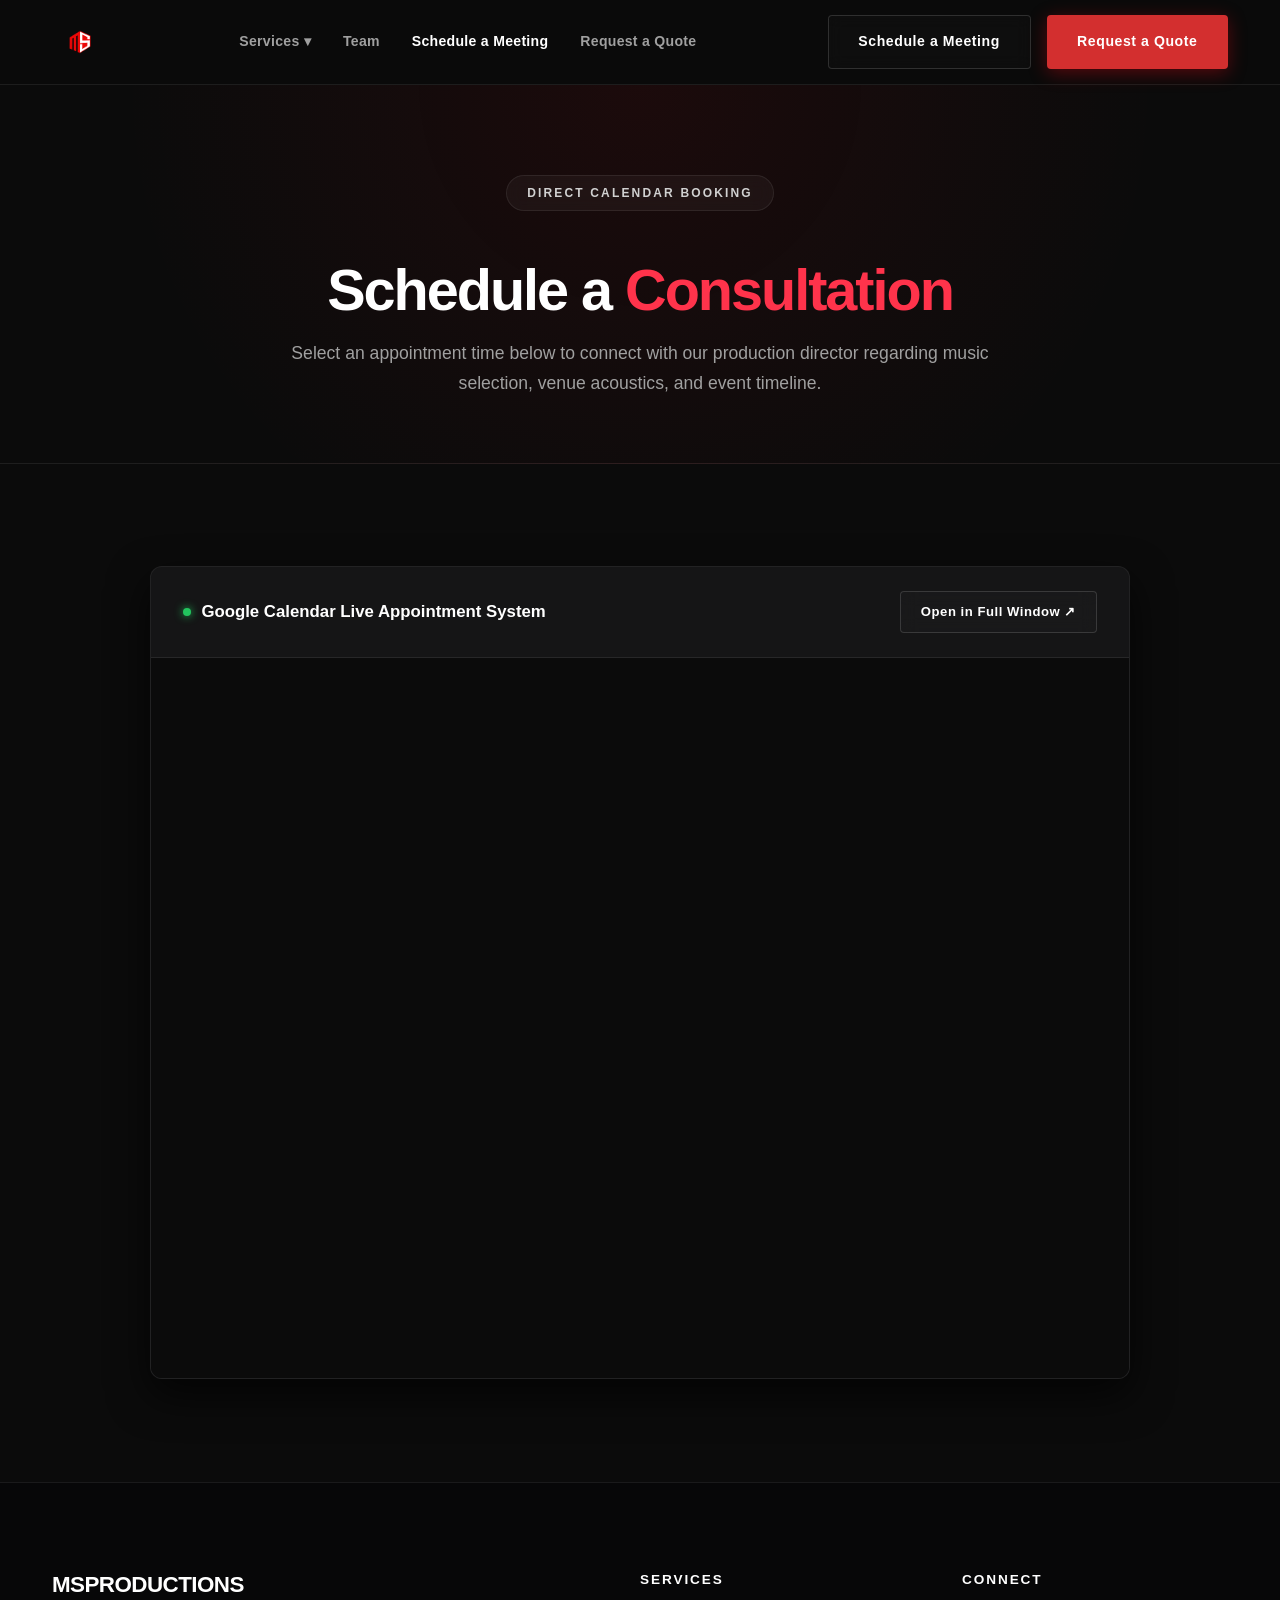
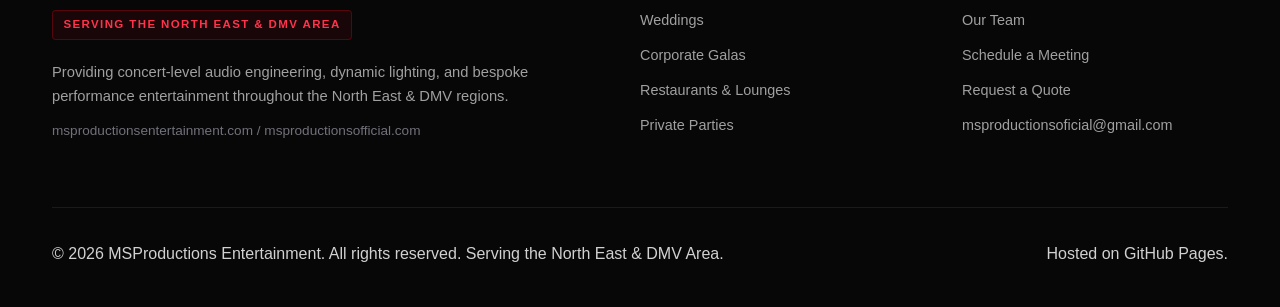
<file: schedule.html>
<!DOCTYPE html>
<html lang="en">
<head>
  <meta charset="UTF-8">
  <meta name="viewport" content="width=device-width, initial-scale=1.0">
  <title>Schedule a Meeting | MSProductions</title>
  <meta name="description" content="Book a direct consultation with MSProductions in dark mode to discuss event entertainment, sound setups, and pricing.">
  <link rel="stylesheet" href="styles.css">
  <link rel="icon" type="image/png" href="assets/logoMS.png">
</head>
<body>

  <!-- Global Header Navigation (Logo 56px-60px) -->
  <header class="site-header">
    <div class="container header-container">
      <a href="index.html" class="logo-link">
        <img src="assets/logoMS.png" alt="MSProductions Logo" class="logo-img" onerror="this.style.display='none'; this.nextElementSibling.style.display='inline-block';">
        <span style="display:none; font-weight:800; font-size: 1.35rem; letter-spacing:-0.03em;">MS<span class="accent-text">PRODUCTIONS</span></span>
      </a>

      <button class="mobile-toggle" id="mobile-toggle" aria-label="Toggle navigation">
        <span></span>
        <span></span>
        <span></span>
      </button>

      <ul class="nav-menu" id="nav-menu">
        <li class="nav-item has-dropdown">
          <a href="#" class="nav-link">Services ▾</a>
          <ul class="dropdown-menu">
            <li><a href="weddings.html">Weddings</a></li>
            <li><a href="corporate.html">Corporate Galas</a></li>
            <li><a href="restaurants.html">Restaurants & Venues</a></li>
            <li><a href="parties.html">Private Parties</a></li>
          </ul>
        </li>
        <li class="nav-item"><a href="team.html" class="nav-link">Team</a></li>
        <li class="nav-item"><a href="schedule.html" class="nav-link active">Schedule a Meeting</a></li>
        <li class="nav-item"><a href="quote.html" class="nav-link">Request a Quote</a></li>
      </ul>

      <div class="header-actions">
        <a href="schedule.html" class="btn btn-outline">Schedule a Meeting</a>
        <a href="quote.html" class="btn btn-primary">Request a Quote</a>
      </div>
    </div>
  </header>

  <main>
    <!-- Page Hero -->
    <section class="page-hero">
      <div class="container">
        <span class="hero-tagline">Direct Calendar Booking</span>
        <h1 class="page-hero-title">Schedule a <span class="highlight">Consultation</span></h1>
        <p class="page-hero-desc">Select an appointment time below to connect with our production director regarding music selection, venue acoustics, and event timeline.</p>
      </div>
    </section>

    <!-- Dark Mode Embedded Scheduling Widget -->
    <section class="section">
      <div class="container">
        <div class="schedule-widget-container">
          <div class="schedule-widget-header">
            <div class="schedule-widget-title">
              <span class="badge-live"></span>
              Google Calendar Live Appointment System
            </div>
            <div>
              <a href="https://calendar.app.google/BZy9ZfgBoafpC3DW9" target="_blank" rel="noopener noreferrer" class="btn btn-outline btn-sm">
                Open in Full Window &nearr;
              </a>
            </div>
          </div>
          
          <!-- Embedded Scheduling with Dark-Mode filter styling -->
          <div class="calendar-iframe-wrapper">
            <iframe 
              src="https://calendar.app.google/BZy9ZfgBoafpC3DW9" 
              class="calendar-iframe" 
              title="Google Calendar Appointment Scheduling - MSProductions" 
              loading="lazy">
            </iframe>
          </div>
        </div>
      </div>
    </section>
  </main>

  <!-- Global Footer -->
  <footer class="site-footer">
    <div class="container">
      <div class="footer-grid">
        <div class="footer-brand">
          <h3>MSPRODUCTIONS</h3>
          <span class="region-tag">Serving the North East & DMV Area</span>
          <p>Providing concert-level audio engineering, dynamic lighting, and bespoke performance entertainment throughout the North East & DMV regions.</p>
          <p style="margin-top: 0.75rem; font-size: 0.85rem; color: #71717a;">msproductionsentertainment.com / msproductionsofficial.com</p>
        </div>
        <div class="footer-col">
          <h4>Services</h4>
          <ul class="footer-links">
            <li><a href="weddings.html">Weddings</a></li>
            <li><a href="corporate.html">Corporate Galas</a></li>
            <li><a href="restaurants.html">Restaurants & Lounges</a></li>
            <li><a href="parties.html">Private Parties</a></li>
          </ul>
        </div>
        <div class="footer-col">
          <h4>Connect</h4>
          <ul class="footer-links">
            <li><a href="team.html">Our Team</a></li>
            <li><a href="schedule.html">Schedule a Meeting</a></li>
            <li><a href="quote.html">Request a Quote</a></li>
            <li><a href="mailto:msproductionsoficial@gmail.com">msproductionsoficial@gmail.com</a></li>
          </ul>
        </div>
      </div>
      <div class="footer-bottom">
        <p>&copy; <span id="current-year"></span> MSProductions Entertainment. All rights reserved. Serving the North East & DMV Area.</p>
        <p>Hosted on GitHub Pages.</p>
      </div>
    </div>
  </footer>

  <script src="main.js"></script>
</body>
</html>
</file>
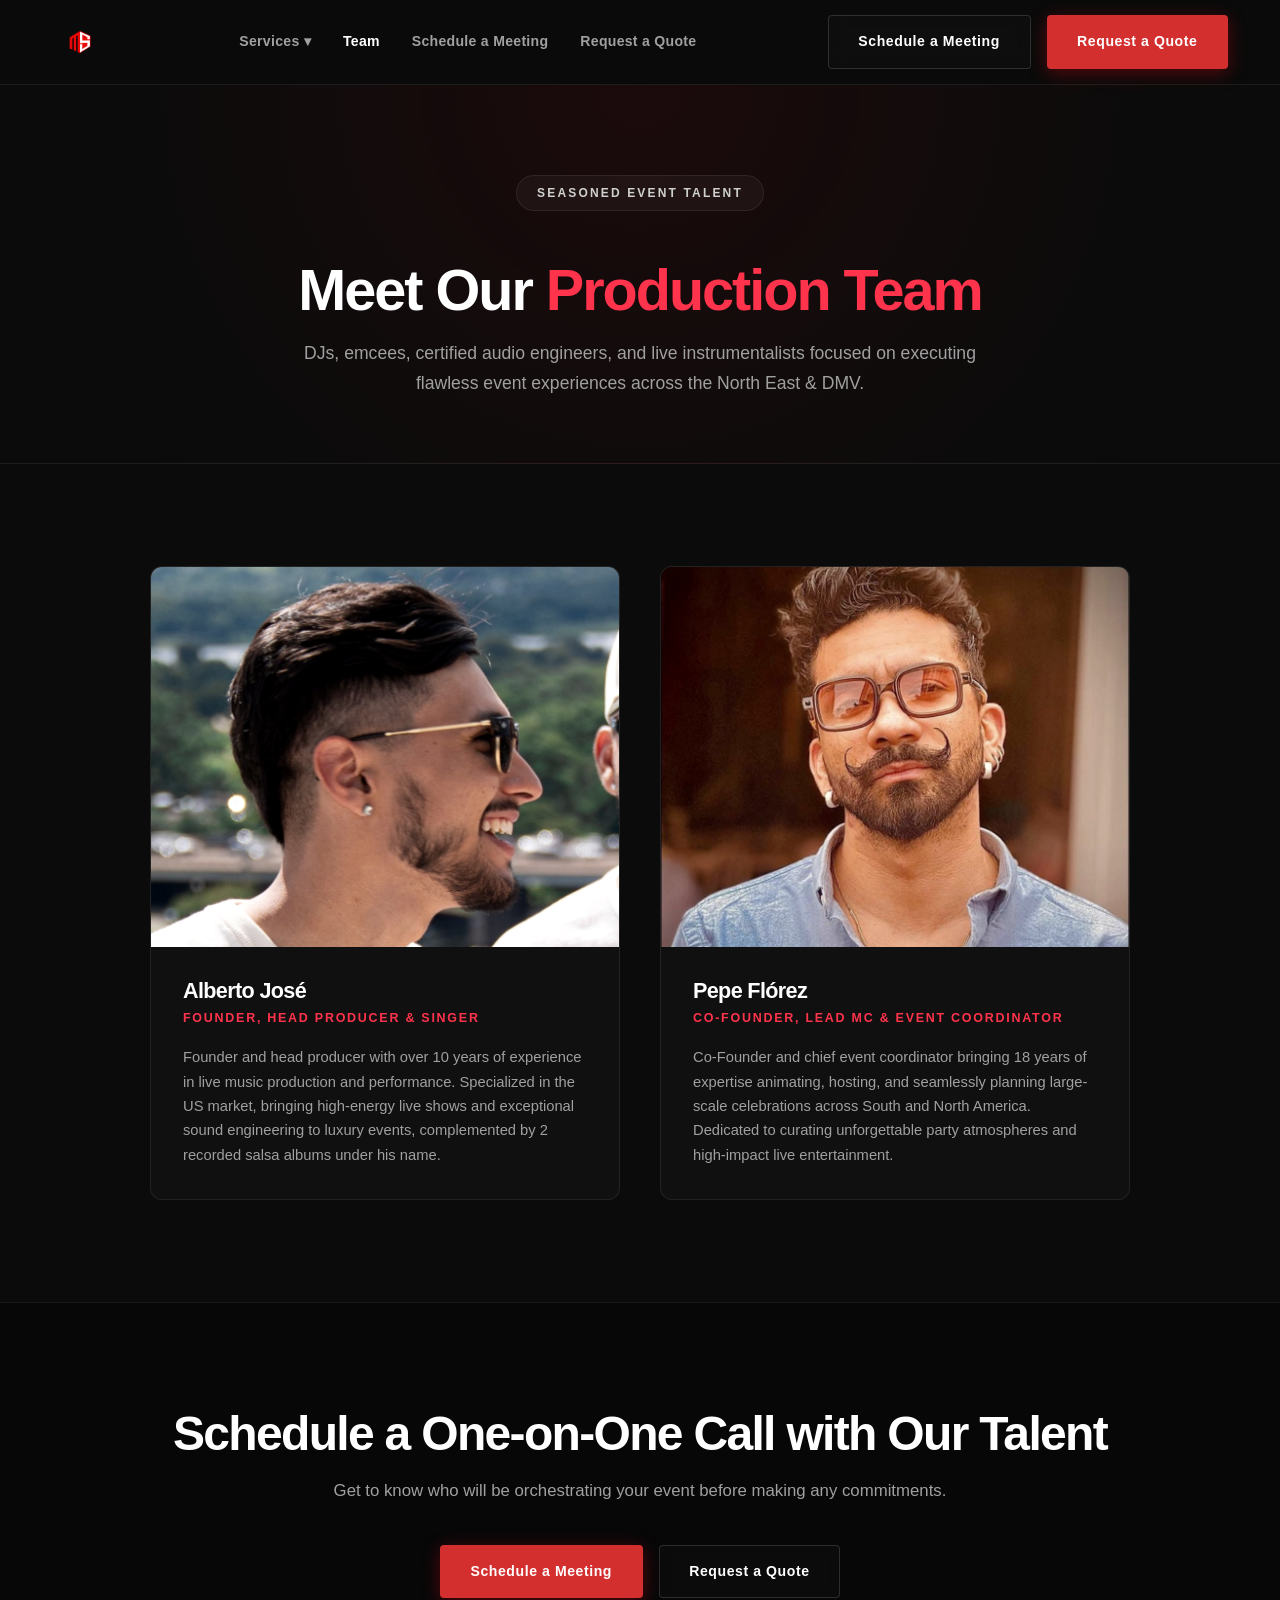
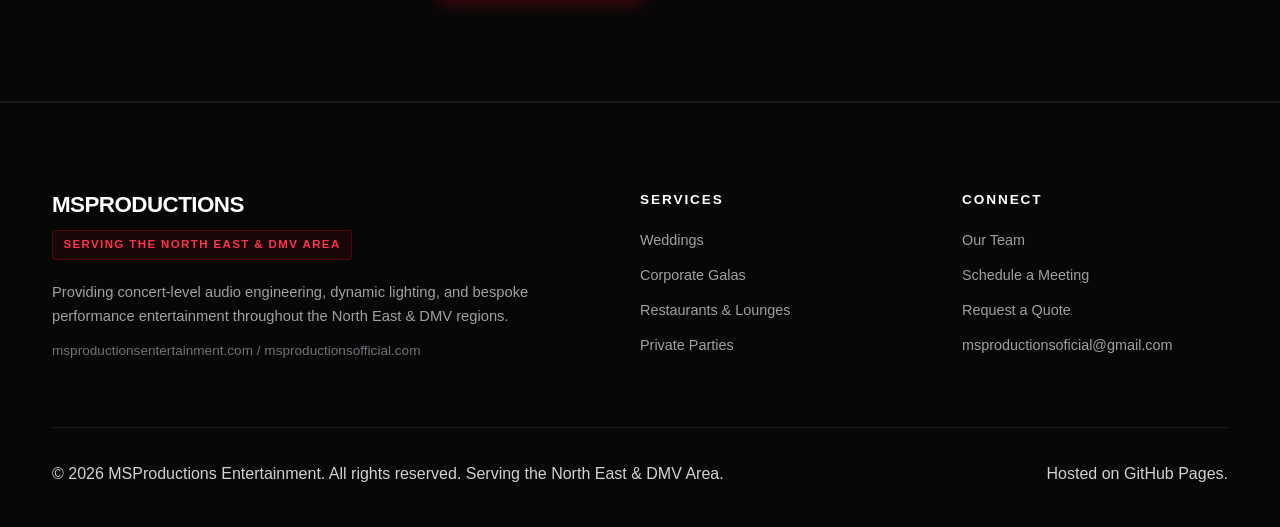
<file: team.html>
<!DOCTYPE html>
<html lang="en">
<head>
  <meta charset="UTF-8">
  <meta name="viewport" content="width=device-width, initial-scale=1.0">
  <title>Meet the Production Team | MSProductions</title>
  <meta name="description" content="Meet the DJs, MCs, sound technicians, and live musicians behind MSProductions serving the North East area.">
  <link rel="stylesheet" href="styles.css">
  <link rel="icon" type="image/png" href="assets/logoMS.png">
</head>
<body>

  <!-- Global Header Navigation (Logo 56px-60px) -->
  <header class="site-header">
    <div class="container header-container">
      <a href="index.html" class="logo-link">
        <img src="assets/logoMS.png" alt="MSProductions Logo" class="logo-img" onerror="this.style.display='none'; this.nextElementSibling.style.display='inline-block';">
        <span style="display:none; font-weight:800; font-size: 1.35rem; letter-spacing:-0.03em;">MS<span class="accent-text">PRODUCTIONS</span></span>
      </a>

      <button class="mobile-toggle" id="mobile-toggle" aria-label="Toggle navigation">
        <span></span>
        <span></span>
        <span></span>
      </button>

      <ul class="nav-menu" id="nav-menu">
        <li class="nav-item has-dropdown">
          <a href="#" class="nav-link">Services ▾</a>
          <ul class="dropdown-menu">
            <li><a href="weddings.html">Weddings</a></li>
            <li><a href="corporate.html">Corporate Galas</a></li>
            <li><a href="restaurants.html">Restaurants & Venues</a></li>
            <li><a href="parties.html">Private Parties</a></li>
          </ul>
        </li>
        <li class="nav-item"><a href="team.html" class="nav-link active">Team</a></li>
        <li class="nav-item"><a href="schedule.html" class="nav-link">Schedule a Meeting</a></li>
        <li class="nav-item"><a href="quote.html" class="nav-link">Request a Quote</a></li>
      </ul>

      <div class="header-actions">
        <a href="schedule.html" class="btn btn-outline">Schedule a Meeting</a>
        <a href="quote.html" class="btn btn-primary">Request a Quote</a>
      </div>
    </div>
  </header>

  <main>
    <!-- Page Hero -->
    <section class="page-hero">
      <div class="container">
        <span class="hero-tagline">Seasoned Event Talent</span>
        <h1 class="page-hero-title">Meet Our <span class="highlight">Production Team</span></h1>
        <p class="page-hero-desc">DJs, emcees, certified audio engineers, and live instrumentalists focused on executing flawless event experiences across the North East & DMV.</p>
      </div>
    </section>

    <!-- Team Grid Section -->
    <section class="section">
      <div class="container">
        <div class="team-grid">
          <!-- Member 1: Alberto José -->
          <article class="team-card">
            <div class="team-photo-wrap">
              <img src="assets/alberto.jpeg" alt="Alberto José" class="team-photo" loading="lazy">
            </div>
            <div class="team-info">
              <h3 class="team-name">Alberto José</h3>
              <div class="team-role">Founder, Head Producer & Singer</div>
              <p class="team-bio">Founder and head producer with over 10 years of experience in live music production and performance. Specialized in the US market, bringing high-energy live shows and exceptional sound engineering to luxury events, complemented by 2 recorded salsa albums under his name.</p>
            </div>
          </article>

          <!-- Member 2: Pepe Flórez -->
          <article class="team-card">
            <div class="team-photo-wrap">
              <img src="assets/Pepe_Flores.jpeg" alt="Pepe Flórez" class="team-photo" loading="lazy">
            </div>
            <div class="team-info">
              <h3 class="team-name">Pepe Flórez</h3>
              <div class="team-role">Co-Founder, Lead MC & Event Coordinator</div>
              <p class="team-bio">Co-Founder and chief event coordinator bringing 18 years of expertise animating, hosting, and seamlessly planning large-scale celebrations across South and North America. Dedicated to curating unforgettable party atmospheres and high-impact live entertainment.</p>
            </div>
          </article>
        </div>
      </div>
    </section>

    <!-- Bottom CTA -->
    <section class="section section-alt" style="text-align: center;">
      <div class="container">
        <h2 class="section-title">Schedule a One-on-One Call with Our Talent</h2>
        <p class="section-desc" style="margin-bottom: 2.5rem;">Get to know who will be orchestrating your event before making any commitments.</p>
        <div style="display: inline-flex; gap: 1rem; flex-wrap: wrap; justify-content: center;">
          <a href="schedule.html" class="btn btn-primary">Schedule a Meeting</a>
          <a href="quote.html" class="btn btn-outline">Request a Quote</a>
        </div>
      </div>
    </section>
  </main>

  <!-- Global Footer -->
  <footer class="site-footer">
    <div class="container">
      <div class="footer-grid">
        <div class="footer-brand">
          <h3>MSPRODUCTIONS</h3>
          <span class="region-tag">Serving the North East & DMV Area</span>
          <p>Providing concert-level audio engineering, dynamic lighting, and bespoke performance entertainment throughout the North East & DMV regions.</p>
          <p style="margin-top: 0.75rem; font-size: 0.85rem; color: #71717a;">msproductionsentertainment.com / msproductionsofficial.com</p>
        </div>
        <div class="footer-col">
          <h4>Services</h4>
          <ul class="footer-links">
            <li><a href="weddings.html">Weddings</a></li>
            <li><a href="corporate.html">Corporate Galas</a></li>
            <li><a href="restaurants.html">Restaurants & Lounges</a></li>
            <li><a href="parties.html">Private Parties</a></li>
          </ul>
        </div>
        <div class="footer-col">
          <h4>Connect</h4>
          <ul class="footer-links">
            <li><a href="team.html">Our Team</a></li>
            <li><a href="schedule.html">Schedule a Meeting</a></li>
            <li><a href="quote.html">Request a Quote</a></li>
            <li><a href="mailto:msproductionsoficial@gmail.com">msproductionsoficial@gmail.com</a></li>
          </ul>
        </div>
      </div>
      <div class="footer-bottom">
        <p>&copy; <span id="current-year"></span> MSProductions Entertainment. All rights reserved. Serving the North East & DMV Area.</p>
        <p>Hosted on GitHub Pages.</p>
      </div>
    </div>
  </footer>

  <script src="main.js"></script>
</body>
</html>
</file>
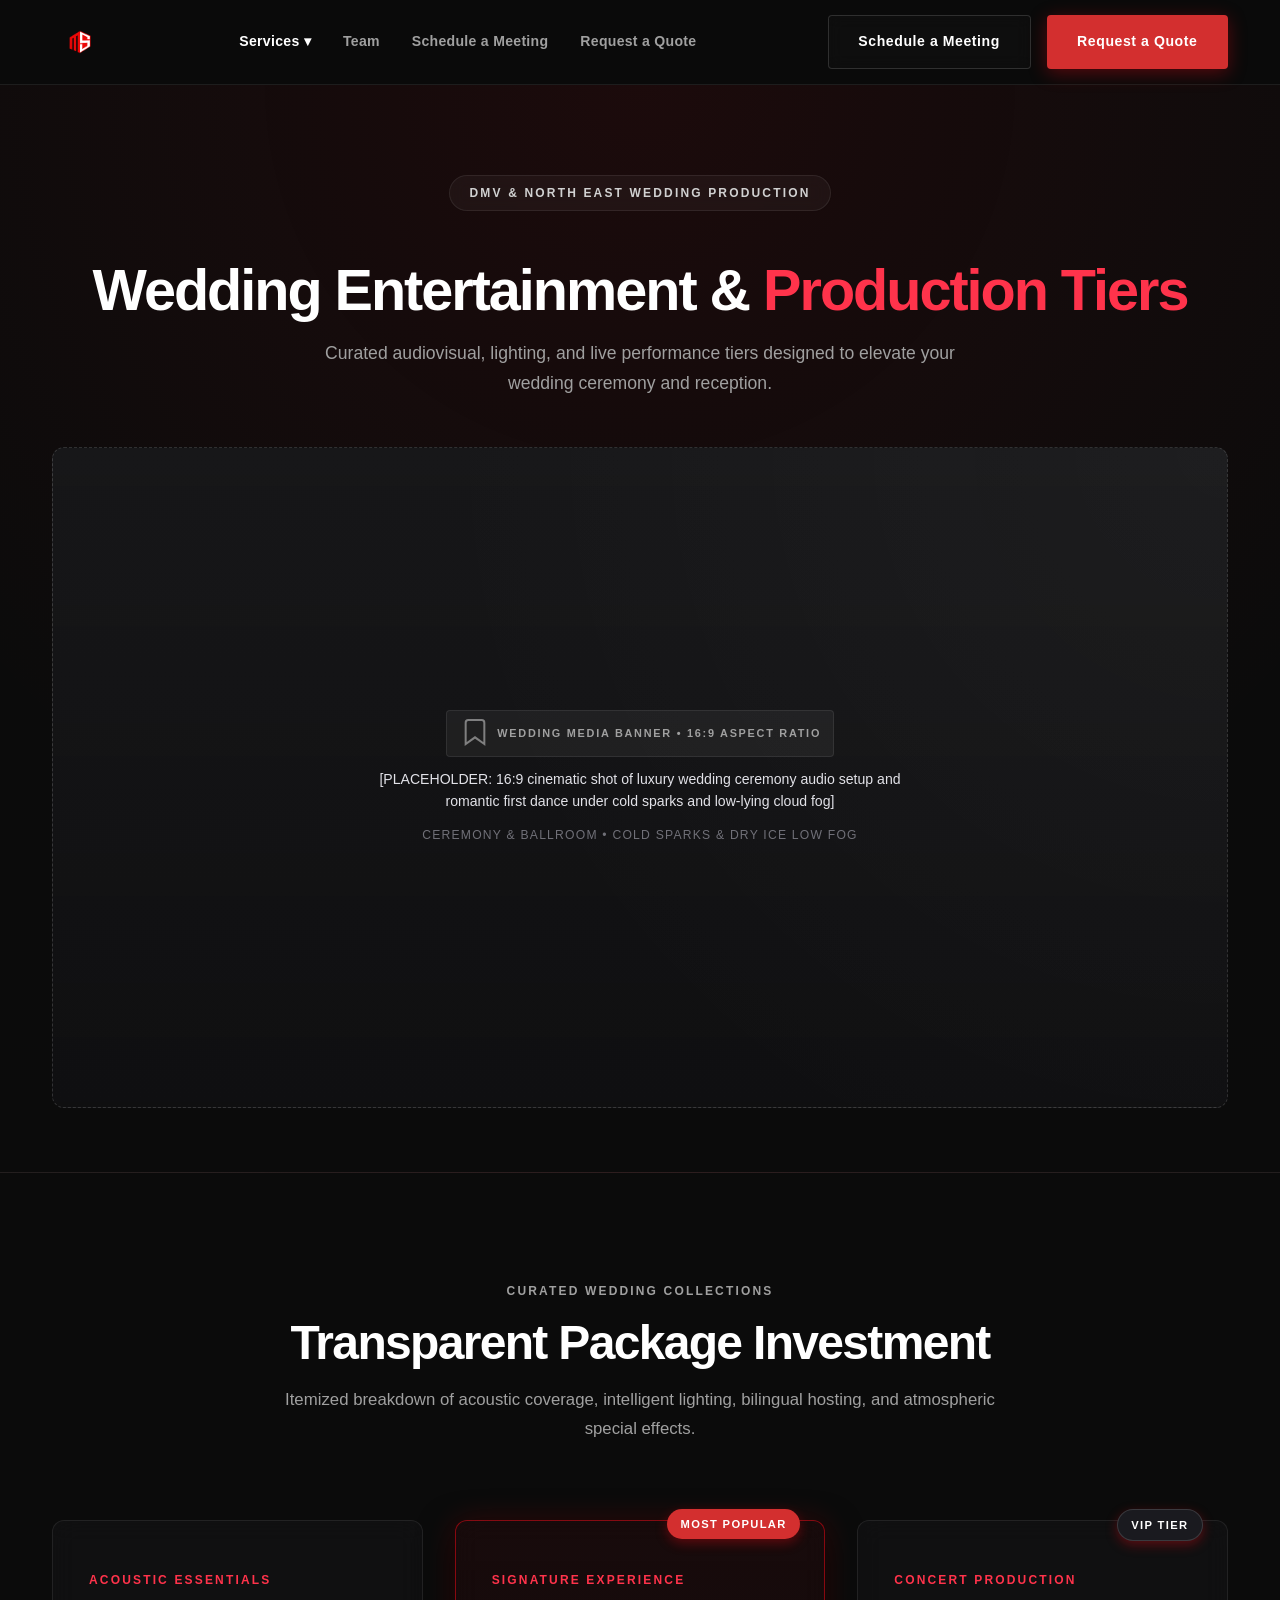
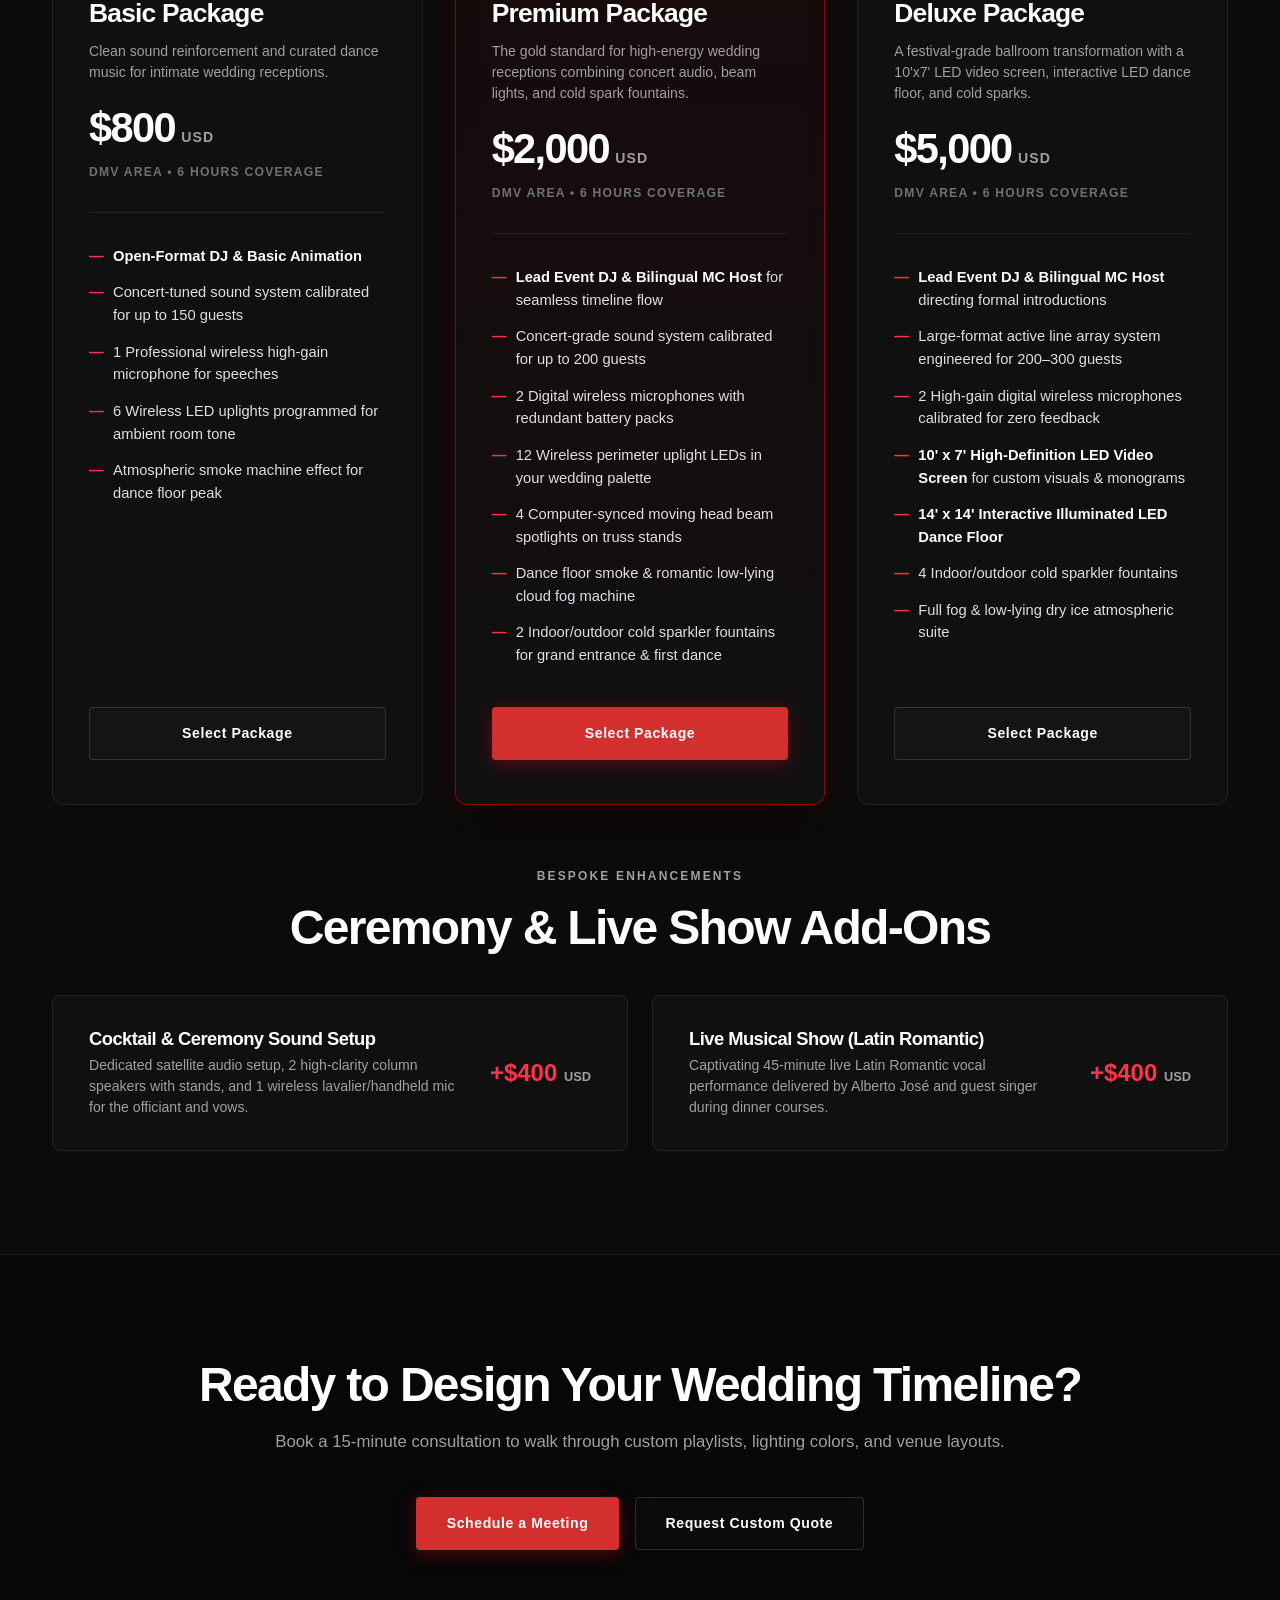
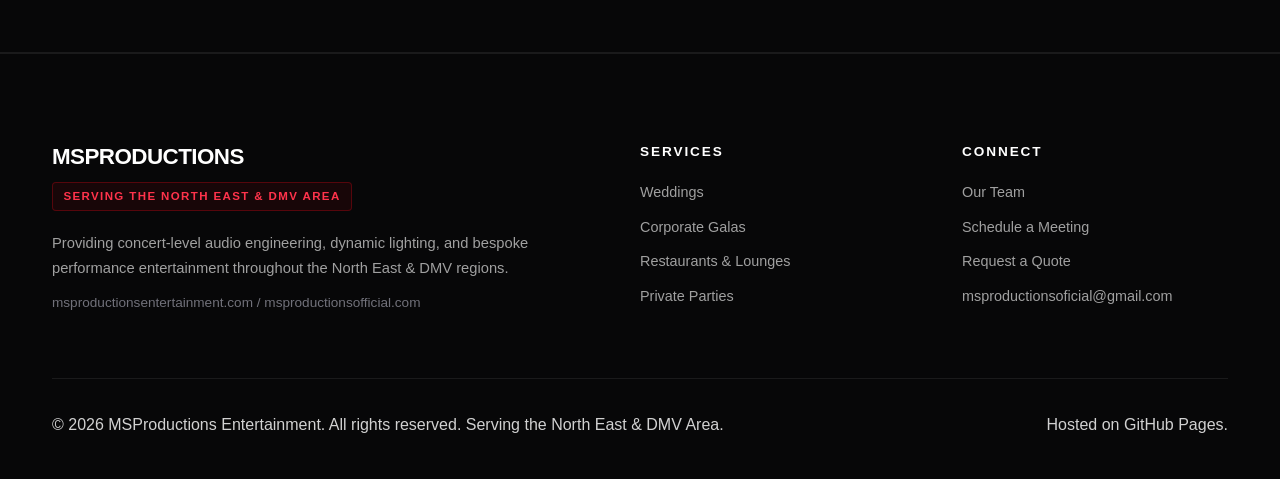
<file: weddings.html>
<!DOCTYPE html>
<html lang="en">
<head>
  <meta charset="UTF-8">
  <meta name="viewport" content="width=device-width, initial-scale=1.0">
  <title>Wedding Entertainment Packages | MSProductions</title>
  <meta name="description" content="Official wedding entertainment packages, bilingual MCs, LED dance floors, and sparkler machines serving the DMV and North East area.">
  <link rel="stylesheet" href="styles.css">
  <link rel="icon" type="image/png" href="assets/logoMS.png">
</head>
<body>

  <!-- Global Header Navigation (Logo 56px-60px) -->
  <header class="site-header">
    <div class="container header-container">
      <a href="index.html" class="logo-link">
        <img src="assets/logoMS.png" alt="MSProductions Logo" class="logo-img" onerror="this.style.display='none'; this.nextElementSibling.style.display='inline-block';">
        <span style="display:none; font-weight:800; font-size: 1.35rem; letter-spacing:-0.03em;">MS<span class="accent-text">PRODUCTIONS</span></span>
      </a>

      <button class="mobile-toggle" id="mobile-toggle" aria-label="Toggle navigation">
        <span></span>
        <span></span>
        <span></span>
      </button>

      <ul class="nav-menu" id="nav-menu">
        <li class="nav-item has-dropdown">
          <a href="#" class="nav-link active">Services ▾</a>
          <ul class="dropdown-menu">
            <li><a href="weddings.html">Weddings</a></li>
            <li><a href="corporate.html">Corporate Galas</a></li>
            <li><a href="restaurants.html">Restaurants & Venues</a></li>
            <li><a href="parties.html">Private Parties</a></li>
          </ul>
        </li>
        <li class="nav-item"><a href="team.html" class="nav-link">Team</a></li>
        <li class="nav-item"><a href="schedule.html" class="nav-link">Schedule a Meeting</a></li>
        <li class="nav-item"><a href="quote.html" class="nav-link">Request a Quote</a></li>
      </ul>

      <div class="header-actions">
        <a href="schedule.html" class="btn btn-outline">Schedule a Meeting</a>
        <a href="quote.html" class="btn btn-primary">Request a Quote</a>
      </div>
    </div>
  </header>

  <main>
    <!-- Page Hero -->
    <section class="page-hero">
      <div class="container">
        <span class="hero-tagline">DMV & North East Wedding Production</span>
        <h1 class="page-hero-title">Wedding Entertainment & <span class="highlight">Production Tiers</span></h1>
        <p class="page-hero-desc">Curated audiovisual, lighting, and live performance tiers designed to elevate your wedding ceremony and reception.</p>

        <!-- Service Page Banner Placeholder -->
        <div class="page-banner-wrap">
          <div class="asset-placeholder aspect-16-9">
            <div class="placeholder-inner">
              <span class="placeholder-badge">
                <svg class="placeholder-icon" viewBox="0 0 24 24"><path d="m19 21-7-5-7 5V5a2 2 0 0 1 2-2h10a2 2 0 0 1 2 2z"/></svg>
                Wedding Media Banner • 16:9 Aspect Ratio
              </span>
              <p class="placeholder-label">[PLACEHOLDER: 16:9 cinematic shot of luxury wedding ceremony audio setup and romantic first dance under cold sparks and low-lying cloud fog]</p>
              <span class="placeholder-meta">Ceremony & Ballroom • Cold Sparks & Dry Ice Low Fog</span>
            </div>
          </div>
        </div>
      </div>
    </section>

    <!-- Clean Unboxed Editorial Cards (Replaces Dense Software Table) -->
    <section class="section">
      <div class="container">
        <div class="section-header">
          <span class="section-subtitle">Curated Wedding Collections</span>
          <h2 class="section-title">Transparent Package Investment</h2>
          <p class="section-desc">Itemized breakdown of acoustic coverage, intelligent lighting, bilingual hosting, and atmospheric special effects.</p>
        </div>

        <div class="editorial-packages-grid">
          <!-- Tier 1: Basic Package ($800) -->
          <div class="editorial-pkg-card">
            <div class="pkg-header">
              <span class="pkg-eyebrow">Acoustic Essentials</span>
              <h3 class="pkg-name">Basic Package</h3>
              <p class="pkg-subtitle">Clean sound reinforcement and curated dance music for intimate wedding receptions.</p>
              <div class="pkg-price-wrap">
                <span class="pkg-price-amount">$800</span>
                <span class="pkg-price-currency">USD</span>
              </div>
              <span class="pkg-duration-pill">DMV Area • 6 Hours Coverage</span>
            </div>

            <ul class="pkg-inclusions">
              <li><strong>Open-Format DJ & Basic Animation</strong></li>
              <li>Concert-tuned sound system calibrated for up to 150 guests</li>
              <li>1 Professional wireless high-gain microphone for speeches</li>
              <li>6 Wireless LED uplights programmed for ambient room tone</li>
              <li>Atmospheric smoke machine effect for dance floor peak</li>
            </ul>

            <div class="pkg-action">
              <a href="quote.html?package=wedding-basic" class="btn btn-outline btn-block">Select Package</a>
            </div>
          </div>

          <!-- Tier 2: Premium Package ($2,000) - Featured / Most Popular -->
          <div class="editorial-pkg-card featured">
            <span class="pkg-badge">Most Popular</span>
            <div class="pkg-header">
              <span class="pkg-eyebrow">Signature Experience</span>
              <h3 class="pkg-name">Premium Package</h3>
              <p class="pkg-subtitle">The gold standard for high-energy wedding receptions combining concert audio, beam lights, and cold spark fountains.</p>
              <div class="pkg-price-wrap">
                <span class="pkg-price-amount">$2,000</span>
                <span class="pkg-price-currency">USD</span>
              </div>
              <span class="pkg-duration-pill">DMV Area • 6 Hours Coverage</span>
            </div>

            <ul class="pkg-inclusions">
              <li><strong>Lead Event DJ & Bilingual MC Host</strong> for seamless timeline flow</li>
              <li>Concert-grade sound system calibrated for up to 200 guests</li>
              <li>2 Digital wireless microphones with redundant battery packs</li>
              <li>12 Wireless perimeter uplight LEDs in your wedding palette</li>
              <li>4 Computer-synced moving head beam spotlights on truss stands</li>
              <li>Dance floor smoke & romantic low-lying cloud fog machine</li>
              <li>2 Indoor/outdoor cold sparkler fountains for grand entrance & first dance</li>
            </ul>

            <div class="pkg-action">
              <a href="quote.html?package=wedding-premium" class="btn btn-primary btn-block">Select Package</a>
            </div>
          </div>

          <!-- Tier 3: Deluxe Package ($5,000) - VIP -->
          <div class="editorial-pkg-card">
            <span class="pkg-badge pkg-badge-vip">VIP Tier</span>
            <div class="pkg-header">
              <span class="pkg-eyebrow">Concert Production</span>
              <h3 class="pkg-name">Deluxe Package</h3>
              <p class="pkg-subtitle">A festival-grade ballroom transformation with a 10'x7' LED video screen, interactive LED dance floor, and cold sparks.</p>
              <div class="pkg-price-wrap">
                <span class="pkg-price-amount">$5,000</span>
                <span class="pkg-price-currency">USD</span>
              </div>
              <span class="pkg-duration-pill">DMV Area • 6 Hours Coverage</span>
            </div>

            <ul class="pkg-inclusions">
              <li><strong>Lead Event DJ & Bilingual MC Host</strong> directing formal introductions</li>
              <li>Large-format active line array system engineered for 200–300 guests</li>
              <li>2 High-gain digital wireless microphones calibrated for zero feedback</li>
              <li><strong>10' x 7' High-Definition LED Video Screen</strong> for custom visuals & monograms</li>
              <li><strong>14' x 14' Interactive Illuminated LED Dance Floor</strong></li>
              <li>4 Indoor/outdoor cold sparkler fountains</li>
              <li>Full fog & low-lying dry ice atmospheric suite</li>
            </ul>

            <div class="pkg-action">
              <a href="quote.html?package=wedding-deluxe" class="btn btn-outline btn-block">Select Package</a>
            </div>
          </div>
        </div>

        <!-- Add-ons Section -->
        <div class="section-header" style="margin-bottom: 2.5rem; margin-top: 1rem;">
          <span class="section-subtitle">Bespoke Enhancements</span>
          <h2 class="section-title">Ceremony & Live Show Add-Ons</h2>
        </div>

        <div class="addons-grid">
          <!-- Add-on 1: Cocktail & Ceremony -->
          <div class="addon-card">
            <div class="addon-info">
              <h4>Cocktail & Ceremony Sound Setup</h4>
              <p>Dedicated satellite audio setup, 2 high-clarity column speakers with stands, and 1 wireless lavalier/handheld mic for the officiant and vows.</p>
            </div>
            <div class="addon-price">+$400 <span style="font-size:0.8rem; font-weight:600; color:var(--text-muted);">USD</span></div>
          </div>

          <!-- Add-on 2: Live Musical Show -->
          <div class="addon-card">
            <div class="addon-info">
              <h4>Live Musical Show (Latin Romantic)</h4>
              <p>Captivating 45-minute live Latin Romantic vocal performance delivered by Alberto José and guest singer during dinner courses.</p>
            </div>
            <div class="addon-price">+$400 <span style="font-size:0.8rem; font-weight:600; color:var(--text-muted);">USD</span></div>
          </div>
        </div>
      </div>
    </section>

    <!-- Bottom CTA -->
    <section class="section section-alt" style="text-align: center;">
      <div class="container">
        <h2 class="section-title">Ready to Design Your Wedding Timeline?</h2>
        <p class="section-desc" style="margin-bottom: 2.5rem;">Book a 15-minute consultation to walk through custom playlists, lighting colors, and venue layouts.</p>
        <div style="display: inline-flex; gap: 1rem; flex-wrap: wrap; justify-content: center;">
          <a href="schedule.html" class="btn btn-primary">Schedule a Meeting</a>
          <a href="quote.html" class="btn btn-outline">Request Custom Quote</a>
        </div>
      </div>
    </section>
  </main>

  <!-- Global Footer -->
  <footer class="site-footer">
    <div class="container">
      <div class="footer-grid">
        <div class="footer-brand">
          <h3>MSPRODUCTIONS</h3>
          <span class="region-tag">Serving the North East & DMV Area</span>
          <p>Providing concert-level audio engineering, dynamic lighting, and bespoke performance entertainment throughout the North East & DMV regions.</p>
          <p style="margin-top: 0.75rem; font-size: 0.85rem; color: #71717a;">msproductionsentertainment.com / msproductionsofficial.com</p>
        </div>
        <div class="footer-col">
          <h4>Services</h4>
          <ul class="footer-links">
            <li><a href="weddings.html">Weddings</a></li>
            <li><a href="corporate.html">Corporate Galas</a></li>
            <li><a href="restaurants.html">Restaurants & Lounges</a></li>
            <li><a href="parties.html">Private Parties</a></li>
          </ul>
        </div>
        <div class="footer-col">
          <h4>Connect</h4>
          <ul class="footer-links">
            <li><a href="team.html">Our Team</a></li>
            <li><a href="schedule.html">Schedule a Meeting</a></li>
            <li><a href="quote.html">Request a Quote</a></li>
            <li><a href="mailto:msproductionsoficial@gmail.com">msproductionsoficial@gmail.com</a></li>
          </ul>
        </div>
      </div>
      <div class="footer-bottom">
        <p>&copy; <span id="current-year"></span> MSProductions Entertainment. All rights reserved. Serving the North East & DMV Area.</p>
        <p>Hosted on GitHub Pages.</p>
      </div>
    </div>
  </footer>

  <script src="main.js"></script>
</body>
</html>
</file>
<file: styles.css>
/* ==========================================================================
   MSPRODUCTIONS ENTERTAINMENT - EDITORIAL DARK LUXURY DESIGN SYSTEM
   ========================================================================== */

:root {
  /* Color Palette - Deep Charcoal & Translucent Panels */
  --bg-base: #0b0b0b;
  --bg-deep: #070708;
  --bg-surface: rgba(18, 18, 20, 0.72);
  --bg-surface-elevated: rgba(26, 26, 30, 0.85);
  --bg-card: rgba(255, 255, 255, 0.025);
  --bg-card-hover: rgba(255, 255, 255, 0.045);
  --bg-placeholder: #141416;

  /* Razor-thin 1px Outlines */
  --border-subtle: rgba(255, 255, 255, 0.08);
  --border-medium: rgba(255, 255, 255, 0.14);
  --border-hover: rgba(255, 255, 255, 0.22);
  --border-crimson: rgba(229, 9, 20, 0.55);

  /* Typography Colors */
  --text-primary: #ffffff;
  --text-secondary: #d1d1d1;
  --text-muted: #a0a0a0;
  --text-dim: #707078;

  /* Signature Crimson Accents */
  --crimson-primary: #d32f2f;
  --crimson-accent: #ff334b;
  --crimson-vibrant: #e50914;
  --crimson-glow: rgba(229, 9, 20, 0.35);
  --crimson-subtle-bg: rgba(229, 9, 20, 0.08);

  /* Typography Stacks */
  --font-headline: 'Helvetica Neue', Helvetica, Arial, sans-serif;
  --font-body: -apple-system, BlinkMacSystemFont, 'Segoe UI', Roboto, Helvetica, Arial, sans-serif;

  /* Layout & Spacing */
  --max-width: 1240px;
  --section-padding: clamp(80px, 8vw, 120px);
  --radius-xs: 4px;
  --radius-sm: 8px;
  --radius-md: 12px;
  --radius-lg: 18px;

  /* Subtle Editorial Shadows & Transitions */
  --shadow-subtle: 0 4px 20px rgba(0, 0, 0, 0.5);
  --shadow-elevated: 0 16px 40px rgba(0, 0, 0, 0.7);
  --shadow-glow: 0 0 30px rgba(229, 9, 20, 0.2);
  --transition: all 0.28s cubic-bezier(0.16, 1, 0.3, 1);
}

/* Base Document Reset & Overflow Enforcement */
*, *::before, *::after {
  box-sizing: border-box;
  margin: 0;
  padding: 0;
}

html {
  font-size: 16px;
  scroll-behavior: smooth;
  overflow-x: hidden;
  max-width: 100vw;
  width: 100%;
  background-color: var(--bg-base);
}

body {
  font-family: var(--font-body);
  background-color: var(--bg-base);
  color: var(--text-secondary);
  line-height: 1.7;
  -webkit-font-smoothing: antialiased;
  -moz-osx-font-smoothing: grayscale;
  min-height: 100vh;
  display: flex;
  flex-direction: column;
  overflow-x: hidden;
  max-width: 100vw;
  width: 100%;
}

main {
  flex: 1;
  width: 100%;
}

/* Typography Hierarchy */
h1, h2, h3, h4, h5, h6,
.hero-title,
.page-hero-title,
.section-title,
.pkg-name,
.team-name {
  font-family: var(--font-headline);
  color: var(--text-primary);
  font-weight: 800;
  letter-spacing: -0.03em;
  line-height: 1.15;
}

p {
  color: var(--text-secondary);
  font-size: 1rem;
  line-height: 1.7;
}

a {
  color: inherit;
  text-decoration: none;
  transition: var(--transition);
}

img {
  max-width: 100%;
  height: auto;
  display: block;
}

/* Category Eyebrows & Subtitles */
.category-eyebrow,
.section-subtitle,
.hero-tagline,
.pkg-eyebrow {
  display: inline-block;
  font-family: var(--font-headline);
  font-size: 0.75rem;
  font-weight: 700;
  text-transform: uppercase;
  letter-spacing: 0.18em;
  color: var(--text-muted);
}

.hero-tagline {
  color: var(--text-secondary);
  background: rgba(255, 255, 255, 0.04);
  border: 1px solid var(--border-subtle);
  padding: 0.45rem 1.25rem;
  border-radius: 9999px;
  margin-bottom: 2rem;
  backdrop-filter: blur(8px);
}

/* Container */
.container {
  width: 100%;
  max-width: var(--max-width);
  margin: 0 auto;
  padding: 0 2rem;
}

/* Sections & Editorial Rhythm */
.section {
  padding: var(--section-padding) 0;
  position: relative;
}

.section-alt {
  background-color: var(--bg-deep);
  border-top: 1px solid var(--border-subtle);
  border-bottom: 1px solid var(--border-subtle);
}

.section-header {
  text-align: center;
  max-width: 760px;
  margin: 0 auto clamp(3.5rem, 6vw, 5rem);
}

.section-header .section-subtitle {
  margin-bottom: 0.85rem;
}

.section-title {
  font-size: clamp(2rem, 3.8vw, 3rem);
  letter-spacing: -0.035em;
  margin-bottom: 1rem;
}

.section-desc {
  font-size: 1.05rem;
  color: var(--text-muted);
  line-height: 1.7;
}

/* ==========================================================================
   NAVIGATION & HEADER
   ========================================================================== */

.site-header {
  position: sticky;
  top: 0;
  z-index: 1000;
  background-color: rgba(11, 11, 11, 0.88);
  backdrop-filter: blur(16px);
  -webkit-backdrop-filter: blur(16px);
  border-bottom: 1px solid var(--border-subtle);
}

.header-container {
  display: flex;
  align-items: center;
  justify-content: space-between;
  height: 84px;
}

.logo-link {
  display: flex;
  align-items: center;
  gap: 0.85rem;
  color: var(--text-primary);
  font-family: var(--font-headline);
  font-weight: 800;
  font-size: 1.35rem;
  letter-spacing: -0.025em;
}

.logo-link .accent-text {
  color: var(--crimson-accent);
}

.logo-img {
  height: 56px;
  max-height: 58px;
  width: auto;
  object-fit: contain;
}

.nav-menu {
  display: flex;
  align-items: center;
  gap: 2rem;
  list-style: none;
}

.nav-item {
  position: relative;
}

.nav-link {
  font-size: 0.88rem;
  font-weight: 600;
  color: var(--text-muted);
  letter-spacing: 0.02em;
  padding: 0.5rem 0;
  display: inline-flex;
  align-items: center;
  gap: 0.35rem;
  transition: var(--transition);
}

.nav-link:hover,
.nav-link.active {
  color: var(--text-primary);
}

/* Dropdown Menu */
.dropdown-menu {
  display: none;
  position: absolute;
  top: 100%;
  left: 0;
  min-width: 240px;
  background-color: #121215;
  border: 1px solid var(--border-subtle);
  border-radius: var(--radius-sm);
  box-shadow: var(--shadow-elevated);
  list-style: none;
  padding: 0.65rem 0;
  z-index: 1100;
  backdrop-filter: blur(14px);
}

.dropdown-menu li a {
  display: block;
  padding: 0.65rem 1.35rem;
  color: var(--text-muted);
  font-size: 0.86rem;
  font-weight: 500;
  transition: var(--transition);
}

.dropdown-menu li a:hover {
  background-color: rgba(255, 255, 255, 0.04);
  color: var(--text-primary);
  padding-left: 1.6rem;
}

.nav-item.has-dropdown:hover .dropdown-menu {
  display: block;
}

.header-actions {
  display: flex;
  align-items: center;
  gap: 1rem;
}

/* Mobile Toggle Hamburger */
.mobile-toggle {
  display: none;
  background: none;
  border: none;
  cursor: pointer;
  padding: 8px;
  width: 44px;
  height: 44px;
  touch-action: manipulation;
}

.mobile-toggle span {
  display: block;
  width: 24px;
  height: 2px;
  background-color: var(--text-primary);
  margin: 5px auto;
  transition: transform 0.25s ease, opacity 0.2s ease;
  border-radius: 2px;
}

.mobile-toggle.active span:nth-child(1) {
  transform: translateY(7px) rotate(45deg);
}

.mobile-toggle.active span:nth-child(2) {
  opacity: 0;
}

.mobile-toggle.active span:nth-child(3) {
  transform: translateY(-7px) rotate(-45deg);
}

/* ==========================================================================
   BUTTONS (EDITORIAL DARK LUXURY)
   ========================================================================== */

.btn {
  display: inline-flex;
  align-items: center;
  justify-content: center;
  font-family: var(--font-headline);
  font-weight: 700;
  font-size: 0.88rem;
  letter-spacing: 0.04em;
  padding: 0.85rem 1.85rem;
  min-height: 48px;
  border-radius: var(--radius-xs);
  transition: var(--transition);
  cursor: pointer;
  border: 1px solid transparent;
  white-space: nowrap;
  text-decoration: none;
}

.btn-primary {
  background-color: var(--crimson-primary);
  color: #ffffff;
  box-shadow: 0 4px 18px var(--crimson-glow);
}

.btn-primary:hover {
  background-color: var(--crimson-vibrant);
  box-shadow: 0 6px 26px rgba(229, 9, 20, 0.45);
  transform: translateY(-2px);
}

.btn-outline {
  border-color: var(--border-medium);
  color: var(--text-primary);
  background-color: rgba(255, 255, 255, 0.02);
  backdrop-filter: blur(8px);
}

.btn-outline:hover {
  border-color: var(--text-primary);
  background-color: rgba(255, 255, 255, 0.08);
  transform: translateY(-2px);
}

.btn-sm {
  padding: 0.55rem 1.25rem;
  font-size: 0.82rem;
  min-height: 38px;
}

.btn-block {
  width: 100%;
}

/* ==========================================================================
   IMAGE PLACEHOLDER SYSTEM
   ========================================================================== */

.asset-placeholder {
  position: relative;
  width: 100%;
  background-color: var(--bg-placeholder);
  background-image: 
    radial-gradient(circle at top right, rgba(255, 255, 255, 0.03) 0%, transparent 60%),
    linear-gradient(180deg, rgba(255, 255, 255, 0.01) 0%, rgba(0, 0, 0, 0.25) 100%);
  border: 1px dashed rgba(255, 255, 255, 0.14);
  border-radius: var(--radius-md);
  overflow: hidden;
  display: flex;
  align-items: center;
  justify-content: center;
  padding: 2rem;
  transition: var(--transition);
}

.asset-placeholder:hover {
  border-color: rgba(255, 255, 255, 0.28);
}

/* Aspect Ratio Modifiers */
.asset-placeholder.aspect-16-9 {
  aspect-ratio: 16 / 9;
}

.asset-placeholder.aspect-4-5 {
  aspect-ratio: 4 / 5;
}

.asset-placeholder.aspect-1-1 {
  aspect-ratio: 1 / 1;
}

.asset-placeholder.aspect-3-2 {
  aspect-ratio: 3 / 2;
}

.asset-placeholder.aspect-21-9 {
  aspect-ratio: 21 / 9;
}

/* Placeholder Container & Content */
.placeholder-inner {
  text-align: center;
  max-width: 580px;
  display: flex;
  flex-direction: column;
  align-items: center;
  gap: 0.75rem;
  padding: 1rem;
}

.placeholder-badge {
  display: inline-flex;
  align-items: center;
  gap: 0.4rem;
  font-family: var(--font-headline);
  font-size: 0.68rem;
  font-weight: 700;
  text-transform: uppercase;
  letter-spacing: 0.16em;
  color: var(--text-muted);
  background: rgba(255, 255, 255, 0.05);
  border: 1px solid var(--border-subtle);
  padding: 0.3rem 0.75rem;
  border-radius: var(--radius-xs);
}

.placeholder-icon {
  width: 32px;
  height: 32px;
  stroke: var(--text-muted);
  fill: none;
  stroke-width: 1.5;
  margin-bottom: 0.25rem;
  opacity: 0.75;
}

.placeholder-label {
  font-family: var(--font-headline);
  font-size: 0.88rem;
  line-height: 1.55;
  color: #e2e2e8;
  font-weight: 500;
}

.placeholder-meta {
  font-size: 0.76rem;
  color: var(--text-dim);
  text-transform: uppercase;
  letter-spacing: 0.1em;
}

/* ==========================================================================
   HERO SECTION (MINIMALIST HIGH-FASHION EDITORIAL)
   ========================================================================== */

.hero-editorial {
  padding: clamp(4rem, 8vw, 7rem) 0 clamp(3rem, 6vw, 5rem);
  text-align: center;
  position: relative;
}

.hero-editorial-header {
  max-width: 980px;
  margin: 0 auto clamp(2.5rem, 5vw, 4rem);
}

.hero-editorial .hero-title {
  font-size: clamp(2.6rem, 6.2vw, 4.8rem);
  font-weight: 900;
  letter-spacing: -0.04em;
  line-height: 1.05;
  margin-bottom: 1.5rem;
}

.hero-editorial .hero-title .highlight {
  color: var(--crimson-accent);
}

.hero-editorial .hero-description {
  max-width: 720px;
  margin: 0 auto 2.5rem;
  font-size: clamp(1.05rem, 1.8vw, 1.2rem);
  color: var(--text-secondary);
  line-height: 1.7;
}

.hero-editorial .hero-actions {
  display: flex;
  justify-content: center;
  align-items: center;
  gap: 1.25rem;
}

/* Wide-Bleed Cinematic Hero Container */
.hero-wide-bleed {
  width: 100%;
  max-width: 1240px;
  margin: 0 auto;
}

.hero-wide-bleed .asset-placeholder {
  min-height: 380px;
  border-radius: var(--radius-lg);
  border: 1px solid var(--border-medium);
  box-shadow: var(--shadow-elevated);
}

/* ==========================================================================
   PAGE HERO (SUBPAGES)
   ========================================================================== */

.page-hero {
  padding: clamp(4rem, 7vw, 6rem) 0 clamp(2.5rem, 5vw, 4rem);
  text-align: center;
  position: relative;
  border-bottom: 1px solid var(--border-subtle);
  background: radial-gradient(circle at 50% 0%, rgba(229, 9, 20, 0.08) 0%, transparent 70%);
}

.page-hero-title {
  font-size: clamp(2.3rem, 4.5vw, 3.6rem);
  letter-spacing: -0.035em;
  margin: 0.85rem 0 1rem;
}

.page-hero-title .highlight {
  color: var(--crimson-accent);
}

.page-hero-desc {
  max-width: 700px;
  margin: 0 auto;
  font-size: 1.1rem;
  color: var(--text-muted);
  line-height: 1.7;
}

/* Subpage Banner Placeholder Container */
.page-banner-wrap {
  margin-top: 3rem;
  max-width: 1200px;
  margin-left: auto;
  margin-right: auto;
}

/* ==========================================================================
   EDITORIAL GALLERY SECTION (ASYMMETRICAL 4-PIECE COLLAGE)
   ========================================================================== */

.editorial-gallery-grid {
  display: grid;
  grid-template-columns: 1fr 1.2fr;
  gap: 2rem;
  align-items: start;
}

.gallery-col-left {
  display: flex;
  flex-direction: column;
  gap: 2rem;
}

.gallery-col-right {
  display: flex;
  flex-direction: column;
  gap: 2rem;
}

.editorial-gallery-card {
  position: relative;
  border-radius: var(--radius-md);
  overflow: hidden;
  background-color: var(--bg-card);
  border: 1px solid var(--border-subtle);
  transition: var(--transition);
}

.editorial-gallery-card:hover {
  border-color: var(--border-medium);
  transform: translateY(-4px);
  box-shadow: var(--shadow-elevated);
}

/* Gallery Live Video Element */
.gallery-video-wrap {
  position: relative;
  width: 100%;
  background-color: var(--bg-placeholder);
  overflow: hidden;
  display: flex;
  align-items: center;
  justify-content: center;
  cursor: pointer;
  -webkit-tap-highlight-color: transparent;
  user-select: none;
}

.gallery-video-wrap.aspect-4-5 {
  aspect-ratio: 4 / 5;
  width: 100%;
}

.gallery-video-wrap.aspect-1-1 {
  aspect-ratio: 1 / 1;
  width: 100%;
}

.gallery-video-wrap.aspect-16-9 {
  aspect-ratio: 16 / 9;
  width: 100%;
}

.gallery-video-wrap.aspect-3-2 {
  aspect-ratio: 3 / 2;
  width: 100%;
}

.gallery-video {
  width: 100%;
  height: 100%;
  object-fit: cover;
  display: block;
  background-color: #0b0b0d;
  pointer-events: none;
}

/* Floating Audio Indicator Button */
.video-audio-btn {
  position: absolute;
  bottom: 14px;
  right: 14px;
  z-index: 5;
  display: inline-flex;
  align-items: center;
  gap: 0.45rem;
  background: rgba(11, 11, 14, 0.78);
  border: 1px solid rgba(255, 255, 255, 0.16);
  backdrop-filter: blur(10px);
  -webkit-backdrop-filter: blur(10px);
  padding: 0.4rem 0.85rem;
  border-radius: 9999px;
  color: #ffffff;
  font-family: var(--font-headline);
  font-size: 0.72rem;
  font-weight: 700;
  text-transform: uppercase;
  letter-spacing: 0.08em;
  cursor: pointer;
  transition: var(--transition);
  outline: none;
  pointer-events: auto;
}

.video-audio-btn:hover {
  background: rgba(22, 22, 28, 0.95);
  border-color: rgba(255, 255, 255, 0.35);
  transform: scale(1.04);
}

.video-audio-btn svg {
  display: block;
  flex-shrink: 0;
  stroke: #ffffff;
}

.video-audio-btn .audio-icon-unmuted {
  display: none;
  stroke: var(--crimson-accent);
}

.video-audio-btn.is-unmuted {
  border-color: var(--crimson-accent);
  background: rgba(229, 9, 20, 0.22);
}

.video-audio-btn.is-unmuted .audio-icon-muted {
  display: none;
}

.video-audio-btn.is-unmuted .audio-icon-unmuted {
  display: block;
}

.video-audio-btn.is-unmuted .audio-btn-label {
  color: #ffffff;
}

@media (max-width: 480px) {
  .video-audio-btn .audio-btn-label {
    display: none;
  }
  .video-audio-btn {
    padding: 0.5rem;
    border-radius: 50%;
  }
}

.video-overlay-badge {
  position: absolute;
  top: 14px;
  left: 14px;
  background: rgba(11, 11, 14, 0.78);
  border: 1px solid rgba(255, 255, 255, 0.12);
  backdrop-filter: blur(8px);
  -webkit-backdrop-filter: blur(8px);
  padding: 0.35rem 0.75rem;
  border-radius: var(--radius-xs);
  font-family: var(--font-headline);
  font-size: 0.68rem;
  font-weight: 700;
  text-transform: uppercase;
  letter-spacing: 0.12em;
  color: #ffffff;
  display: flex;
  align-items: center;
  gap: 0.45rem;
  pointer-events: none;
  z-index: 2;
}

.badge-live-pulse {
  width: 7px;
  height: 7px;
  border-radius: 50%;
  background-color: var(--crimson-accent);
  box-shadow: 0 0 8px var(--crimson-accent);
  display: inline-block;
  animation: livePulse 2s infinite ease-in-out;
}

@keyframes livePulse {
  0% { transform: scale(0.95); opacity: 0.8; }
  50% { transform: scale(1.15); opacity: 1; box-shadow: 0 0 10px var(--crimson-accent); }
  100% { transform: scale(0.95); opacity: 0.8; }
}

.gallery-caption {
  padding: 1.25rem 1.5rem;
  background-color: rgba(15, 15, 18, 0.95);
  border-top: 1px solid var(--border-subtle);
  display: flex;
  flex-direction: column;
  gap: 0.35rem;
}

.gallery-caption .caption-eyebrow {
  font-size: 0.72rem;
  text-transform: uppercase;
  letter-spacing: 0.16em;
  color: var(--crimson-accent);
  font-weight: 700;
}

.gallery-caption .caption-title {
  font-size: 1rem;
  font-weight: 700;
  color: var(--text-primary);
}

.gallery-caption .caption-desc {
  font-size: 0.85rem;
  color: var(--text-muted);
  line-height: 1.5;
}

/* ==========================================================================
   SERVICES GRID (EDITORIAL CARDS)
   ========================================================================== */

.services-grid {
  display: grid;
  grid-template-columns: repeat(2, 1fr);
  gap: 2rem;
}

.service-card {
  background: var(--bg-card);
  border: 1px solid var(--border-subtle);
  border-radius: var(--radius-md);
  overflow: hidden;
  transition: var(--transition);
  display: flex;
  flex-direction: column;
  text-decoration: none;
}

.service-card:hover {
  border-color: var(--border-medium);
  transform: translateY(-4px);
  background-color: var(--bg-card-hover);
  box-shadow: var(--shadow-elevated);
}

.service-img-wrapper {
  position: relative;
  width: 100%;
  height: 260px;
  background-color: var(--bg-placeholder);
  overflow: hidden;
}

.service-img {
  width: 100%;
  height: 100%;
  object-fit: cover;
  transition: transform 0.6s cubic-bezier(0.16, 1, 0.3, 1);
  filter: brightness(0.9) contrast(1.05);
}

.service-card:hover .service-img {
  transform: scale(1.05);
  filter: brightness(1);
}

.service-content {
  padding: 2rem;
  display: flex;
  flex-direction: column;
  flex-grow: 1;
}

.service-eyebrow {
  font-size: 0.72rem;
  text-transform: uppercase;
  letter-spacing: 0.16em;
  color: var(--crimson-accent);
  font-weight: 700;
  margin-bottom: 0.4rem;
}

.service-title {
  font-size: 1.35rem;
  font-weight: 800;
  margin-bottom: 0.75rem;
  display: flex;
  align-items: center;
  justify-content: space-between;
}

.service-title .arrow {
  color: var(--crimson-accent);
  font-size: 1.2rem;
  transition: transform 0.25s ease;
}

.service-card:hover .service-title .arrow {
  transform: translateX(6px);
}

.service-desc {
  color: var(--text-muted);
  font-size: 0.95rem;
  line-height: 1.65;
}

/* ==========================================================================
   CAPABILITIES (5-PILLAR GRID)
   ========================================================================== */

.capabilities-grid {
  display: grid;
  grid-template-columns: repeat(auto-fit, minmax(220px, 1fr));
  gap: 1.5rem;
}

.capability-card {
  background: var(--bg-card);
  border: 1px solid var(--border-subtle);
  border-radius: var(--radius-sm);
  padding: 2.25rem 1.75rem;
  transition: var(--transition);
  display: flex;
  flex-direction: column;
}

.capability-card:hover {
  border-color: var(--border-hover);
  background: rgba(255, 255, 255, 0.04);
  transform: translateY(-3px);
}

.capability-icon {
  width: 44px;
  height: 44px;
  border-radius: var(--radius-xs);
  background: var(--crimson-subtle-bg);
  border: 1px solid rgba(229, 9, 20, 0.25);
  color: var(--crimson-accent);
  display: flex;
  align-items: center;
  justify-content: center;
  margin-bottom: 1.35rem;
  font-size: 1.25rem;
}

.capability-title {
  font-size: 1.15rem;
  font-weight: 800;
  margin-bottom: 0.65rem;
}

.capability-desc {
  color: var(--text-muted);
  font-size: 0.88rem;
  line-height: 1.6;
}

/* ==========================================================================
   EDITORIAL PACKAGE CARDS & PRICING (REPLACES DENSE SOFTWARE TABLES)
   ========================================================================== */

.editorial-packages-grid {
  display: grid;
  grid-template-columns: repeat(3, 1fr);
  gap: 2rem;
  align-items: stretch;
  margin-bottom: 3.5rem;
}

.editorial-pkg-card {
  background: var(--bg-surface);
  border: 1px solid var(--border-subtle);
  border-radius: var(--radius-md);
  padding: 2.75rem 2.25rem;
  display: flex;
  flex-direction: column;
  position: relative;
  transition: var(--transition);
  backdrop-filter: blur(12px);
  -webkit-backdrop-filter: blur(12px);
}

.editorial-pkg-card:hover {
  border-color: var(--border-hover);
  transform: translateY(-4px);
  box-shadow: var(--shadow-elevated);
}

/* Featured / VIP Highlight Tiers */
.editorial-pkg-card.featured {
  border-color: var(--border-crimson);
  background: linear-gradient(180deg, rgba(229, 9, 20, 0.06) 0%, rgba(18, 18, 20, 0.8) 100%);
  box-shadow: 0 12px 36px rgba(0, 0, 0, 0.6), var(--shadow-glow);
}

.pkg-badge {
  position: absolute;
  top: -12px;
  right: 24px;
  background-color: var(--crimson-primary);
  color: #ffffff;
  font-family: var(--font-headline);
  font-size: 0.7rem;
  font-weight: 800;
  letter-spacing: 0.12em;
  text-transform: uppercase;
  padding: 0.35rem 0.85rem;
  border-radius: 9999px;
  box-shadow: 0 4px 12px var(--crimson-glow);
}

.pkg-badge-vip {
  background-color: #1a1a1f;
  border: 1px solid var(--border-medium);
  color: #ffffff;
}

.pkg-header {
  margin-bottom: 2rem;
  padding-bottom: 1.75rem;
  border-bottom: 1px solid var(--border-subtle);
}

.pkg-eyebrow {
  color: var(--crimson-accent);
  margin-bottom: 0.5rem;
}

.pkg-name {
  font-size: 1.65rem;
  font-weight: 800;
  letter-spacing: -0.03em;
  margin-bottom: 0.75rem;
}

.pkg-subtitle {
  color: var(--text-muted);
  font-size: 0.88rem;
  line-height: 1.5;
  margin-bottom: 1.5rem;
}

.pkg-price-wrap {
  display: flex;
  align-items: baseline;
  gap: 0.4rem;
}

.pkg-price-amount {
  font-family: var(--font-headline);
  font-size: 2.6rem;
  font-weight: 900;
  color: var(--text-primary);
  letter-spacing: -0.04em;
  line-height: 1;
}

.pkg-price-currency {
  font-family: var(--font-headline);
  font-size: 0.88rem;
  font-weight: 600;
  color: var(--text-muted);
  text-transform: uppercase;
  letter-spacing: 0.08em;
}

.pkg-duration-pill {
  display: inline-block;
  margin-top: 0.75rem;
  font-size: 0.76rem;
  font-weight: 600;
  text-transform: uppercase;
  letter-spacing: 0.1em;
  color: var(--text-dim);
}

/* Itemized Specifications with Custom Editorial Bullets */
.pkg-inclusions {
  list-style: none;
  margin-bottom: 2.5rem;
  flex-grow: 1;
  display: flex;
  flex-direction: column;
  gap: 0.85rem;
}

.pkg-inclusions li {
  position: relative;
  padding-left: 1.5rem;
  font-size: 0.92rem;
  color: #dfdfe6;
  line-height: 1.55;
}

.pkg-inclusions li::before {
  content: "—";
  position: absolute;
  left: 0;
  color: var(--crimson-accent);
  font-weight: 700;
}

.pkg-inclusions li strong {
  color: #ffffff;
  font-weight: 700;
}

.pkg-action {
  margin-top: auto;
}

/* Add-ons & Peripheral Enhancements */
.addons-grid {
  display: grid;
  grid-template-columns: repeat(2, 1fr);
  gap: 1.5rem;
}

.addon-card {
  background: var(--bg-surface);
  border: 1px solid var(--border-subtle);
  border-radius: var(--radius-sm);
  padding: 2rem 2.25rem;
  display: flex;
  justify-content: space-between;
  align-items: center;
  transition: var(--transition);
}

.addon-card:hover {
  border-color: var(--border-medium);
  background-color: var(--bg-surface-elevated);
}

.addon-info h4 {
  font-size: 1.15rem;
  font-weight: 800;
  margin-bottom: 0.35rem;
}

.addon-info p {
  color: var(--text-muted);
  font-size: 0.88rem;
  line-height: 1.5;
}

.addon-price {
  font-family: var(--font-headline);
  font-size: 1.5rem;
  font-weight: 800;
  color: var(--crimson-accent);
  white-space: nowrap;
  padding-left: 1.5rem;
}

/* ==========================================================================
   TEAM SECTION
   ========================================================================== */

.team-grid {
  display: grid;
  grid-template-columns: repeat(2, 1fr);
  gap: 2.5rem;
  max-width: 980px;
  margin: 0 auto;
}

.team-card {
  background: var(--bg-surface);
  border: 1px solid var(--border-subtle);
  border-radius: var(--radius-md);
  overflow: hidden;
  transition: var(--transition);
}

.team-card:hover {
  border-color: var(--border-medium);
  transform: translateY(-4px);
}

.team-photo-wrap {
  width: 100%;
  height: 380px;
  background-color: #161619;
  overflow: hidden;
}

.team-photo {
  width: 100%;
  height: 100%;
  object-fit: cover;
  filter: grayscale(25%) contrast(1.05);
  transition: transform 0.5s ease, filter 0.5s ease;
}

.team-card:hover .team-photo {
  filter: grayscale(0%);
  transform: scale(1.03);
}

.team-info {
  padding: 2rem;
}

.team-name {
  font-size: 1.35rem;
  margin-bottom: 0.25rem;
}

.team-role {
  color: var(--crimson-accent);
  font-size: 0.78rem;
  font-weight: 700;
  text-transform: uppercase;
  letter-spacing: 0.14em;
  margin-bottom: 1rem;
}

.team-bio {
  color: var(--text-muted);
  font-size: 0.92rem;
  line-height: 1.65;
}

/* ==========================================================================
   QUOTE FORM & INPUT CONTROLS
   ========================================================================== */

.form-container {
  max-width: 800px;
  margin: 0 auto;
  background: var(--bg-surface);
  border: 1px solid var(--border-subtle);
  border-radius: var(--radius-md);
  padding: clamp(2rem, 5vw, 3.5rem);
  backdrop-filter: blur(14px);
  -webkit-backdrop-filter: blur(14px);
  box-shadow: var(--shadow-elevated);
}

.form-grid {
  display: grid;
  grid-template-columns: repeat(2, 1fr);
  gap: 1.5rem;
}

.form-group {
  display: flex;
  flex-direction: column;
  position: relative;
}

.form-group.full-width {
  grid-column: span 2;
}

.form-label {
  font-family: var(--font-headline);
  font-size: 0.78rem;
  font-weight: 700;
  text-transform: uppercase;
  letter-spacing: 0.12em;
  color: #cfd0d8;
  margin-bottom: 0.5rem;
}

.form-input,
.form-select,
.form-textarea {
  width: 100%;
  min-height: 50px;
  padding: 0.85rem 1.15rem;
  border: 1px solid rgba(255, 255, 255, 0.12);
  border-radius: var(--radius-xs);
  font-family: inherit;
  font-size: 16px; /* Prevents iOS Safari auto-zoom */
  color: var(--text-primary);
  background-color: rgba(16, 16, 18, 0.85);
  transition: var(--transition);
  box-sizing: border-box;
}

.form-input:focus,
.form-select:focus,
.form-textarea:focus {
  outline: none;
  border-color: var(--crimson-accent);
  box-shadow: 0 0 0 3px rgba(229, 9, 20, 0.2);
  background-color: #121215;
}

.form-textarea {
  resize: vertical;
  min-height: 130px;
}

/* Explicit fallback matching for #venueLocation input */
#venueLocation {
  width: 100%;
  min-height: 50px;
  padding: 0.85rem 1.15rem;
  border: 1px solid rgba(255, 255, 255, 0.12);
  border-radius: var(--radius-xs);
  font-family: inherit;
  font-size: 16px;
  color: var(--text-primary);
  background-color: rgba(16, 16, 18, 0.85);
  transition: var(--transition);
  box-sizing: border-box;
  display: block;
}

#venueLocation:focus {
  outline: none;
  border-color: var(--crimson-accent);
  box-shadow: 0 0 0 3px rgba(229, 9, 20, 0.2);
  background-color: #121215;
}

.form-error {
  display: none;
  margin-top: 0.45rem;
  font-size: 0.82rem;
  color: #ff6b6b;
}

.form-error.visible {
  display: block;
}

.form-status {
  display: none;
  margin-top: 1.5rem;
  padding: 1.25rem;
  border-radius: var(--radius-xs);
  font-size: 0.95rem;
  line-height: 1.6;
  text-align: center;
}

.form-status.success {
  display: block;
  background-color: rgba(34, 197, 94, 0.12);
  border: 1px solid rgba(34, 197, 94, 0.35);
  color: #4ade80;
}

.form-status.error {
  display: block;
  background-color: rgba(239, 68, 68, 0.12);
  border: 1px solid rgba(239, 68, 68, 0.35);
  color: #fca5a5;
}

.form-status.error a {
  color: var(--crimson-accent);
  text-decoration: underline;
  font-weight: 700;
}

/* ==========================================================================
   SCHEDULE WIDGET (GOOGLE CALENDAR)
   ========================================================================== */

.schedule-widget-container {
  max-width: 980px;
  margin: 0 auto;
  background: var(--bg-surface);
  border: 1px solid var(--border-subtle);
  border-radius: var(--radius-md);
  overflow: hidden;
  box-shadow: var(--shadow-elevated);
}

.schedule-widget-header {
  padding: 1.5rem 2rem;
  background: rgba(255, 255, 255, 0.02);
  border-bottom: 1px solid var(--border-subtle);
  display: flex;
  align-items: center;
  justify-content: space-between;
  flex-wrap: wrap;
  gap: 1rem;
}

.schedule-widget-title {
  font-family: var(--font-headline);
  font-size: 1.05rem;
  font-weight: 700;
  display: flex;
  align-items: center;
  gap: 0.65rem;
  color: var(--text-primary);
}

.badge-live {
  width: 8px;
  height: 8px;
  border-radius: 50%;
  background-color: #22c55e;
  box-shadow: 0 0 8px #22c55e;
  display: inline-block;
}

.calendar-iframe-wrapper {
  position: relative;
  width: 100%;
  height: 720px;
  background: #0b0b0b;
}

.calendar-iframe {
  width: 100%;
  height: 100%;
  border: 0;
  filter: invert(0.92) hue-rotate(180deg) contrast(0.95);
  transition: var(--transition);
}

/* ==========================================================================
   FOOTER (EDITORIAL DARK LUXURY)
   ========================================================================== */

.site-footer {
  background-color: var(--bg-deep);
  border-top: 1px solid var(--border-subtle);
  color: var(--text-muted);
  padding: clamp(4rem, 7vw, 6rem) 0 2.5rem;
  font-size: 0.9rem;
  margin-top: auto;
}

.footer-grid {
  display: grid;
  grid-template-columns: 2fr 1fr 1fr;
  gap: 3.5rem;
  margin-bottom: 4rem;
}

.footer-brand h3 {
  font-size: 1.4rem;
  font-weight: 800;
  letter-spacing: -0.025em;
  margin-bottom: 0.75rem;
  color: var(--text-primary);
}

.region-tag {
  display: inline-block;
  background: var(--crimson-subtle-bg);
  color: var(--crimson-accent);
  border: 1px solid rgba(229, 9, 20, 0.3);
  font-family: var(--font-headline);
  font-size: 0.72rem;
  font-weight: 700;
  padding: 0.25rem 0.65rem;
  border-radius: var(--radius-xs);
  text-transform: uppercase;
  margin-bottom: 1.25rem;
  letter-spacing: 0.12em;
}

.footer-brand p {
  color: var(--text-muted);
  font-size: 0.92rem;
  line-height: 1.65;
}

.footer-col h4 {
  font-family: var(--font-headline);
  font-size: 0.85rem;
  font-weight: 700;
  text-transform: uppercase;
  letter-spacing: 0.14em;
  color: var(--text-primary);
  margin-bottom: 1.25rem;
}

.footer-links {
  list-style: none;
  display: flex;
  flex-direction: column;
  gap: 0.65rem;
}

.footer-links a {
  color: var(--text-muted);
  font-size: 0.9rem;
}

.footer-links a:hover {
  color: var(--text-primary);
}

.footer-bottom {
  border-top: 1px solid var(--border-subtle);
  padding-top: 2rem;
  display: flex;
  justify-content: space-between;
  align-items: center;
  flex-wrap: wrap;
  gap: 1rem;
  font-size: 0.82rem;
  color: var(--text-dim);
}

/* ==========================================================================
   RESPONSIVE LAYOUT & MOBILE CONSTRAINTS
   ========================================================================== */

@media (max-width: 992px) {
  .editorial-packages-grid {
    grid-template-columns: repeat(2, 1fr);
  }

  .editorial-gallery-grid {
    grid-template-columns: 1fr;
    gap: 2rem;
  }
}

@media (max-width: 860px) {
  .header-container {
    height: 74px;
    position: relative;
  }

  .logo-img {
    height: 48px;
    max-height: 50px;
  }

  .mobile-toggle {
    display: flex;
    flex-direction: column;
    justify-content: center;
    align-items: center;
    order: 3;
    z-index: 1002;
  }

  .header-actions {
    order: 2;
    margin-left: auto;
    margin-right: 0.5rem;
  }

  .header-actions .btn-outline {
    display: none;
  }

  .header-actions .btn-primary {
    padding: 0.5rem 0.95rem;
    font-size: 0.8rem;
    min-height: 38px;
  }

  .nav-menu {
    display: none;
    position: absolute;
    top: 74px;
    left: 0;
    width: 100%;
    background-color: #101014;
    flex-direction: column;
    padding: 1.5rem 1.5rem 2rem;
    border-bottom: 1px solid var(--border-subtle);
    box-shadow: var(--shadow-elevated);
    gap: 0.85rem;
    align-items: stretch;
    z-index: 1001;
    max-height: calc(100vh - 74px);
    overflow-y: auto;
  }

  .nav-menu.active {
    display: flex;
  }

  .nav-link {
    font-size: 1rem;
    padding: 0.75rem 0.5rem;
    width: 100%;
    border-bottom: 1px solid rgba(255, 255, 255, 0.05);
  }

  .dropdown-menu {
    position: static;
    box-shadow: none;
    border: none;
    border-left: 2px solid var(--crimson-accent);
    padding: 0.25rem 0 0.5rem 1rem;
    margin: 0.35rem 0 0.5rem 0.5rem;
    display: block;
    background: rgba(255, 255, 255, 0.02);
  }

  .dropdown-menu li a {
    padding: 0.5rem 0.75rem;
    font-size: 0.9rem;
  }

  .footer-grid {
    grid-template-columns: 1fr;
    gap: 2.5rem;
  }
}

@media (max-width: 768px) {
  /* Strict enforcement of zero horizontal overflow */
  html, body {
    overflow-x: hidden !important;
    max-width: 100vw !important;
  }

  .container {
    padding: 0 1.25rem;
  }

  .section {
    padding: 4.5rem 0;
  }

  /* Editorial Packages & Grids Collapse Smoothly into 1 Column */
  .editorial-packages-grid {
    grid-template-columns: 1fr;
    gap: 1.75rem;
  }

  .editorial-pkg-card {
    padding: 2.25rem 1.5rem;
  }

  .editorial-gallery-grid {
    grid-template-columns: 1fr;
  }

  .services-grid {
    grid-template-columns: 1fr;
    gap: 1.5rem;
  }

  .addons-grid {
    grid-template-columns: 1fr;
    gap: 1.25rem;
  }

  .addon-card {
    flex-direction: column;
    align-items: flex-start;
    padding: 1.5rem;
    gap: 0.75rem;
  }

  .addon-price {
    padding-left: 0;
  }

  .team-grid {
    grid-template-columns: 1fr;
    gap: 1.75rem;
  }

  .team-photo-wrap {
    height: 320px;
  }

  .hero-editorial .hero-actions {
    flex-direction: column;
    width: 100%;
    max-width: 360px;
    margin: 0 auto;
    gap: 0.85rem;
  }

  .hero-editorial .hero-actions .btn {
    width: 100%;
  }

  .form-container {
    padding: 2rem 1.25rem;
  }

  .form-grid {
    grid-template-columns: 1fr;
    gap: 1.25rem;
  }

  .form-group.full-width {
    grid-column: span 1;
  }

  .calendar-iframe-wrapper {
    height: 580px;
  }
}

@media (max-width: 480px) {
  .container {
    padding: 0 1rem;
  }

  .header-actions .btn-primary {
    display: none;
  }

  .hero-editorial {
    padding: 3.5rem 0 2.5rem;
  }

  .pkg-price-amount {
    font-size: 2.2rem;
  }

  .form-container {
    padding: 1.75rem 1rem;
  }
}
</file>
